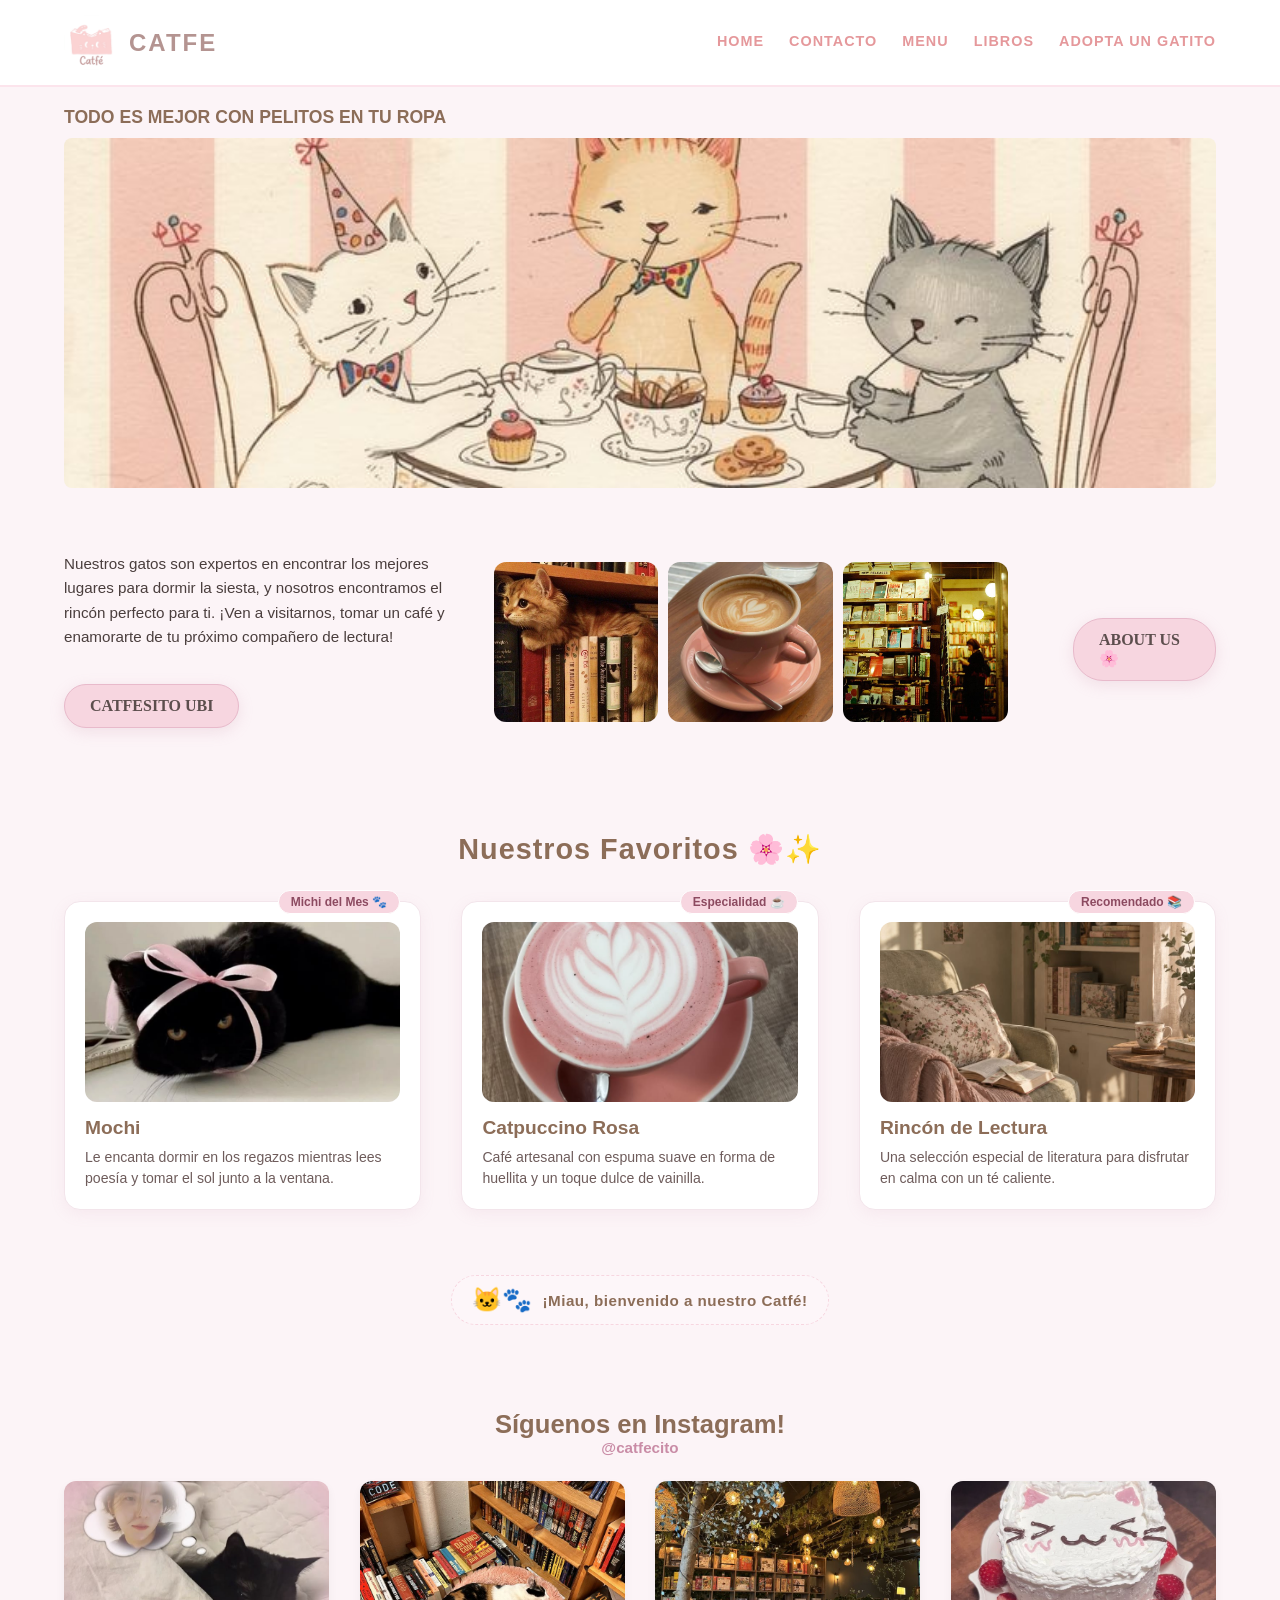
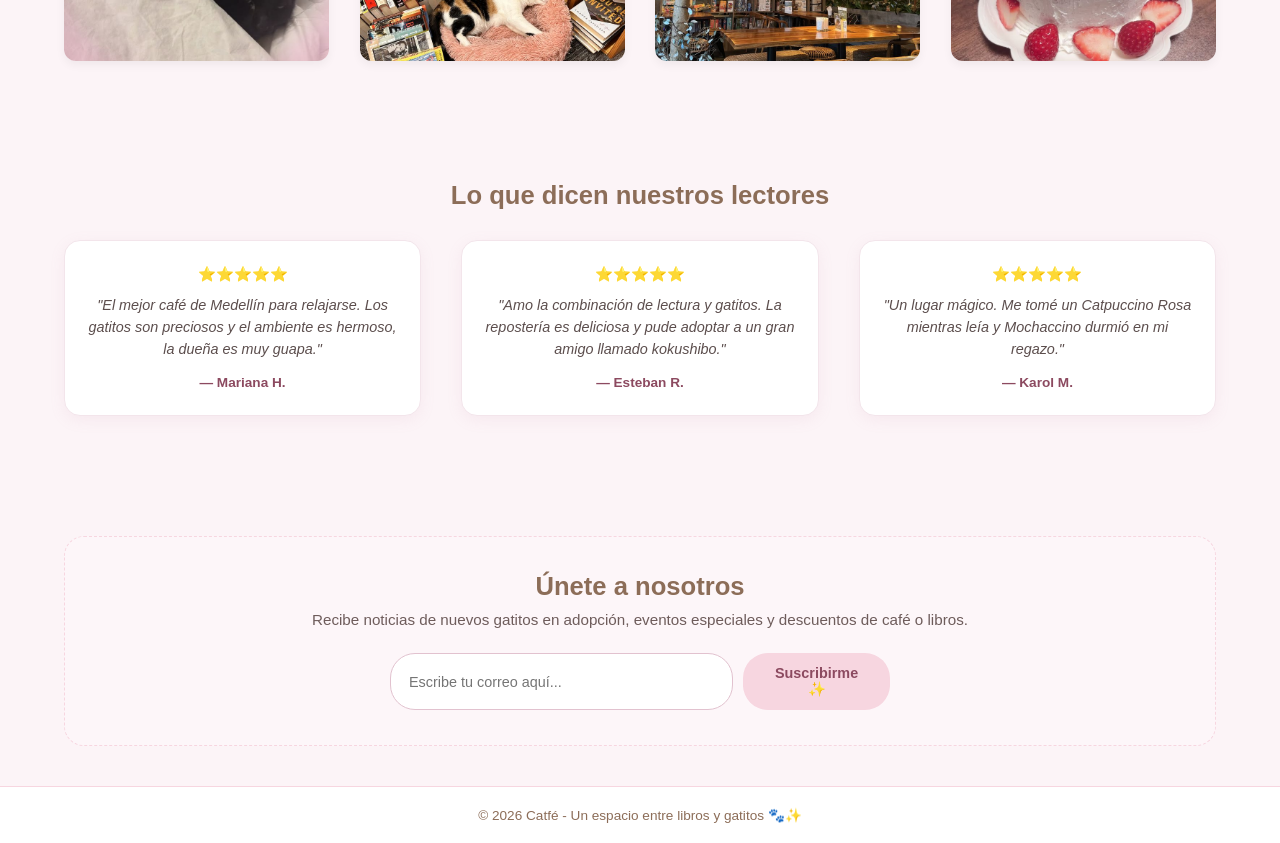
<file: catfe/index.html>
<!DOCTYPE html>
<html lang="es">
<head>
    <meta charset="UTF-8">
    <meta name="viewport" content="width=device-width, initial-scale=1.0">
    <title>CATFE</title>
    <!--este sirve para activar el css-->
    <link rel="stylesheet" href="styles.css">
</head>
<body>

<header>
    <!--aqui agrupare el cafe y el logo, esta etiqueta sirve como una cajita para contener ambos jeje-->
    <div class="logo-area">
        <img src="img/Gemini_Generated_Image_3xnks73xnks73xnk.jpg" alt="logo de Catfé">
        <span class="titulo-logo">CATFE</span>
    </div>
    <!--aqui va mi menu de navegacion jeje-->
    <nav>
        <a href="index.html">HOME</a>
        <a href="contacto.html">CONTACTO</a>
        <a href="menu.html">MENU</a>
        <a href="libros.html">LIBROS</a>
        <a href="adopta.html">ADOPTA UN GATITO</a>
    </nav>

    
</header>

<!--afuera de el header ya q es un bloquecito vamos con el banner principal-->
<section class="banner">
    <p class="frase-banner">TODO ES MEJOR CON PELITOS EN TU ROPA</p>
    <img src="img/gatos rosas.jpg" alt="gatitos tomando cafe" class="img-banner">
</section>


<section class="contenido-de-inicio">
    
    
    <div class="columna-textos">
        <p>Nuestros gatos son expertos en encontrar los mejores lugares para dormir la siesta, y nosotros encontramos el rincón perfecto para ti. ¡Ven a visitarnos, tomar un café y enamorarte de tu próximo compañero de lectura!</p>
        <a href="ubicacion.html" class="btn-catfesito">CATFESITO UBI</a>
    </div>

    <div class="fotos-extras">
        <img src="img/gato.jpg" alt="gato en libros">
        <img src="img/cafecito.jpg" alt="cafecito">
        <img src="img/libros.jpg" alt="libros">
    </div>

    <a href="about.html" class="btn-catfesito">ABOUT US 🌸</a>

</section>


<section class="seccion-favoritos">
    <h2 class="titulo-favoritos">Nuestros Favoritos 🌸✨</h2>
    
    <div class="contenedor-tarjetas">
        
        
        <div class="tarjeta-favorita">
            <div class="etiqueta-badge">Michi del Mes 🐾</div>
            <div class="caja-foto">
                <img src="img/motchi.jpg" alt="Mochi el gato">
            </div>
            <h3>Mochi</h3>
            <p>Le encanta dormir en los regazos mientras lees poesía y tomar el sol junto a la ventana.</p>
        </div>

        
        <div class="tarjeta-favorita">
            <div class="etiqueta-badge">Especialidad ☕</div>
            <div class="caja-foto">
                <img src="img/capuccino.jpg" alt="Catpuccino Rosa">
            </div>
            <h3>Catpuccino Rosa</h3>
            <p>Café artesanal con espuma suave en forma de huellita y un toque dulce de vainilla.</p>
        </div>

        
        <div class="tarjeta-favorita">
            <div class="etiqueta-badge">Recomendado 📚</div>
            <div class="caja-foto">
                <img src="img/rosa.jpg" alt="Libro del mes">
            </div>
            <h3>Rincón de Lectura</h3>
            <p>Una selección especial de literatura para disfrutar en calma con un té caliente.</p>
        </div>

    </div>
</section>


<div class="contenedor-gatito-saludo">
    <span class="gatito-icono">🐱🐾</span>
    <span class="texto-saludo">¡Miau, bienvenido a nuestro Catfé!</span>
</div>


<section class="seccion-galeria">
    <h2>Síguenos en Instagram!</h2>
    <p class="subtitulo-galeria">@catfecito</p>
    
    <div class="contenedor-galeria">
        <div class="foto-galeria"><img src="img/descarga (1).jpg" alt="gatito durmiendo"></div>
        <div class="foto-galeria"><img src="img/cool cat.jpg" alt="gato libros"></div>
        <div class="foto-galeria"><img src="img/libreriaa.jpg" alt="Libro y gato"></div>
        <div class="foto-galeria"><img src="img/gatopastel.jpg" alt="Pastel de gato"></div>
    </div>
</section>


<section class="seccion-resenas">
    <h2>Lo que dicen nuestros lectores</h2>
    
    <div class="contenedor-resenas">
        
        <div class="tarjeta-resena">
            <div class="estrellas">⭐⭐⭐⭐⭐</div>
            <p>"El mejor café de Medellín para relajarse. Los gatitos son preciosos y el ambiente es hermoso, la dueña es muy guapa."</p>
            <span class="autor-resena">— Mariana H.</span>
        </div>

        <div class="tarjeta-resena">
            <div class="estrellas">⭐⭐⭐⭐⭐</div>
            <p>"Amo la combinación de lectura y gatitos. La repostería es deliciosa y pude adoptar a un gran amigo llamado kokushibo."</p>
            <span class="autor-resena">— Esteban R.</span>
        </div>

        <div class="tarjeta-resena">
            <div class="estrellas">⭐⭐⭐⭐⭐</div>
            <p>"Un lugar mágico. Me tomé un Catpuccino Rosa mientras leía y Mochaccino durmió en mi regazo."</p>
            <span class="autor-resena">— Karol M.</span>
        </div>

    </div>
</section>


<section class="seccion-suscripcion">
    <div class="caja-suscripcion">
        <h2>Únete a nosotros</h2>
        <p>Recibe noticias de nuevos gatitos en adopción, eventos especiales y descuentos de café o libros.</p>
        
        <form class="form-suscripcion" action="#" method="POST">
            <input type="email" placeholder="Escribe tu correo aquí..." required>
            <button type="submit" class="btn-suscripcion">Suscribirme ✨</button>
        </form>
    </div>
</section>

<footer>
    <p>© 2026 Catfé - Un espacio entre libros y gatitos 🐾✨</p>
</footer>

</body>
</html>
</file>
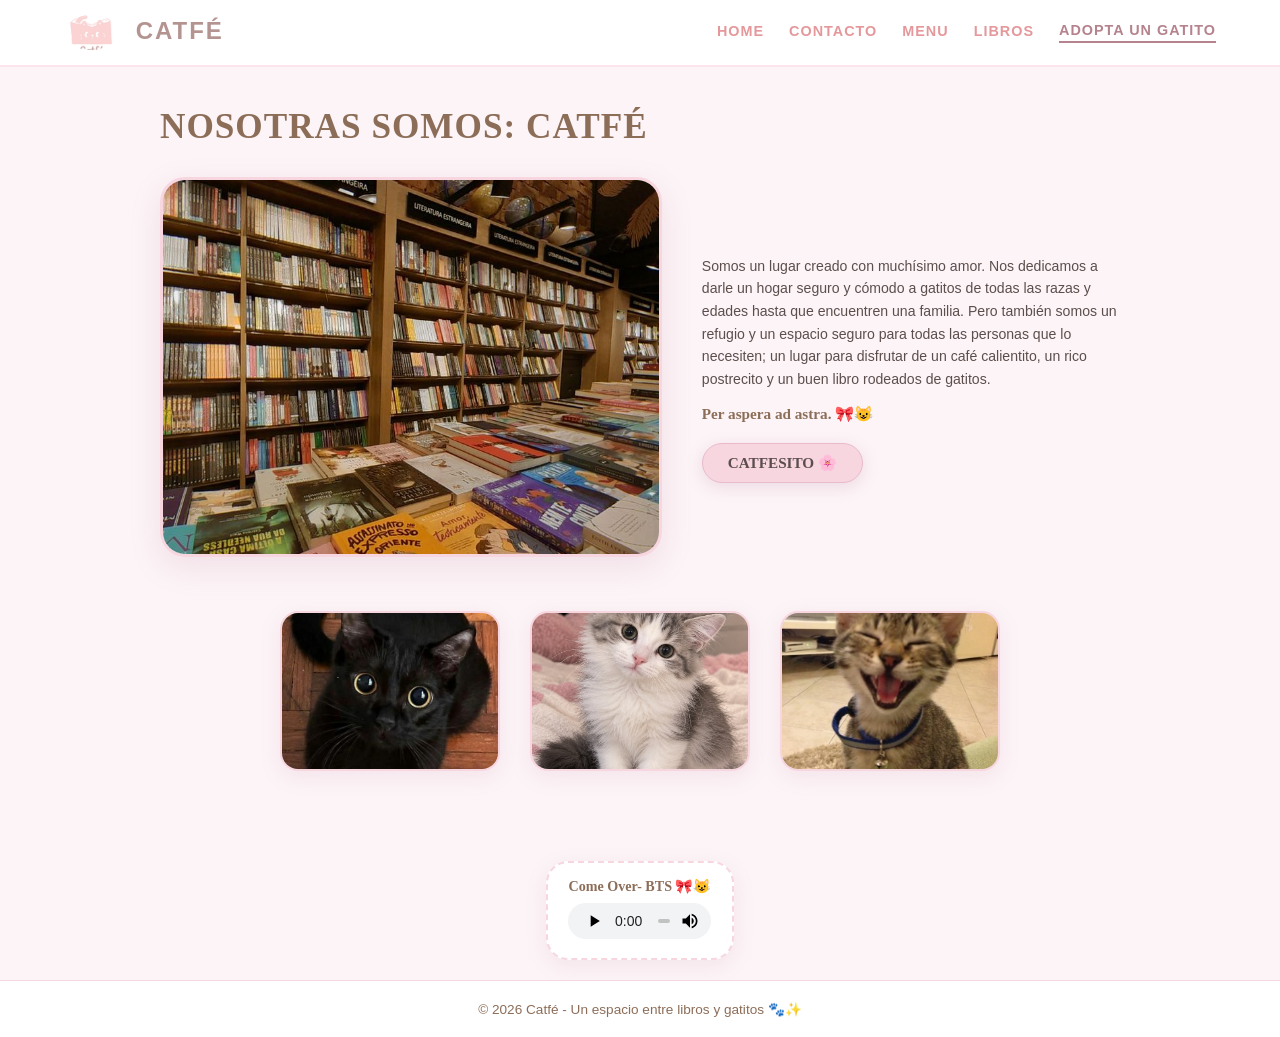
<file: catfe/about.html>
<!DOCTYPE html>
<html lang="es">
<head>
    <meta charset="UTF-8">
    <meta name="viewport" content="width=device-width, initial-scale=1.0">
    <title>CATFÉ - Sobre Nosotros</title>
    <link rel="stylesheet" href="styles.css">
</head>
<body>

    <!-- Menú de navegación superior -->
    <header>
        <div class="logo-area">
            <a href="index.html" class="logo">
                <img src="img/Gemini_Generated_Image_3xnks73xnks73xnk.jpg" alt="Catfé Logo" style="height: 35px; vertical-align: middle; margin-right: 8px;"> CATFÉ
            </a>
        </div>
        <nav class="nav-links">
            <a href="index.html">HOME</a>
            <a href="contacto.html">CONTACTO</a>
            <a href="menu.html">MENU</a>
            <a href="libros.html">LIBROS</a>
            <a href="adopta.html" class="activo">ADOPTA UN GATITO</a>
        </nav>
    </header>

    <!-- Contenido Principal Animado -->
    <main class="about-contenedor-principal">
        
        <h1 class="about-titulo-principal">NOSOTRAS SOMOS: CATFÉ</h1>

        <div class="about-grid-layout">
            
            <!-- Columna Izquierda: Foto grande del local / librería -->
            <div class="about-col-imagen animar-entrada">
                <img src="img/725642558747556929.jpg" alt="Local Catfé Librería" class="imagen-local-grande">
            </div>

            <!-- Columna Derecha: Texto tierno y emotivo -->
            <div class="about-col-texto animar-entrada-retardo">
                <p class="texto-historia">
                    Somos un lugar creado con muchísimo amor. Nos dedicamos a darle un hogar seguro y cómodo a gatitos de todas las razas y edades hasta que encuentren una familia. Pero también somos un refugio y un espacio seguro para todas las personas que lo necesiten; un lugar para disfrutar de un café calientito, un rico postrecito y un buen libro rodeados de gatitos.
                </p>
                <p class="frase-final">Per aspera ad astra. 🎀😺</p>

                <!-- Botón -->
                <div class="fila-interactiva">
                    <a href="adopta.html" class="btn-catfesito-about">CATFESITO 🌸</a>
                </div>
            </div>

        </div>

        <!-- Fila de las 3 miniaturas de gatitos abajo -->
        <div class="about-grid-gatitos animar-entrada-luego">
            <div class="miniatura-gato">
                <img src="img/Black Cat Lovers on Instagram_ _🐱🐱🐱🐱💕💕….jpg" alt="Michi 1">
            </div>
            <div class="miniatura-gato">
                <img src="img/1131036893951525136.jpg" alt="Michi 2">
            </div>
            <div class="miniatura-gato">
                <img src="img/cute-overload-1_jpg (550×733).jpg" alt="Michi 3">
            </div>
        </div>

    </main>

    <!-- Reproductor de audio arriba del footer -->
    <div class="reproductor-footer-container">
        <p>Come Over- BTS 🎀😺</p>
        <audio controls loop>
            <source src="videos/BTS - Come Over (Sub Español).mp3" type="audio/mp3">
            Tu navegador no soporta el elemento de audio.
        </audio>
    </div>

    <!-- Pie de página -->
    <footer>
        <p>© 2026 Catfé - Un espacio entre libros y gatitos 🐾✨</p>
    </footer>

</body>
</html>
</file>
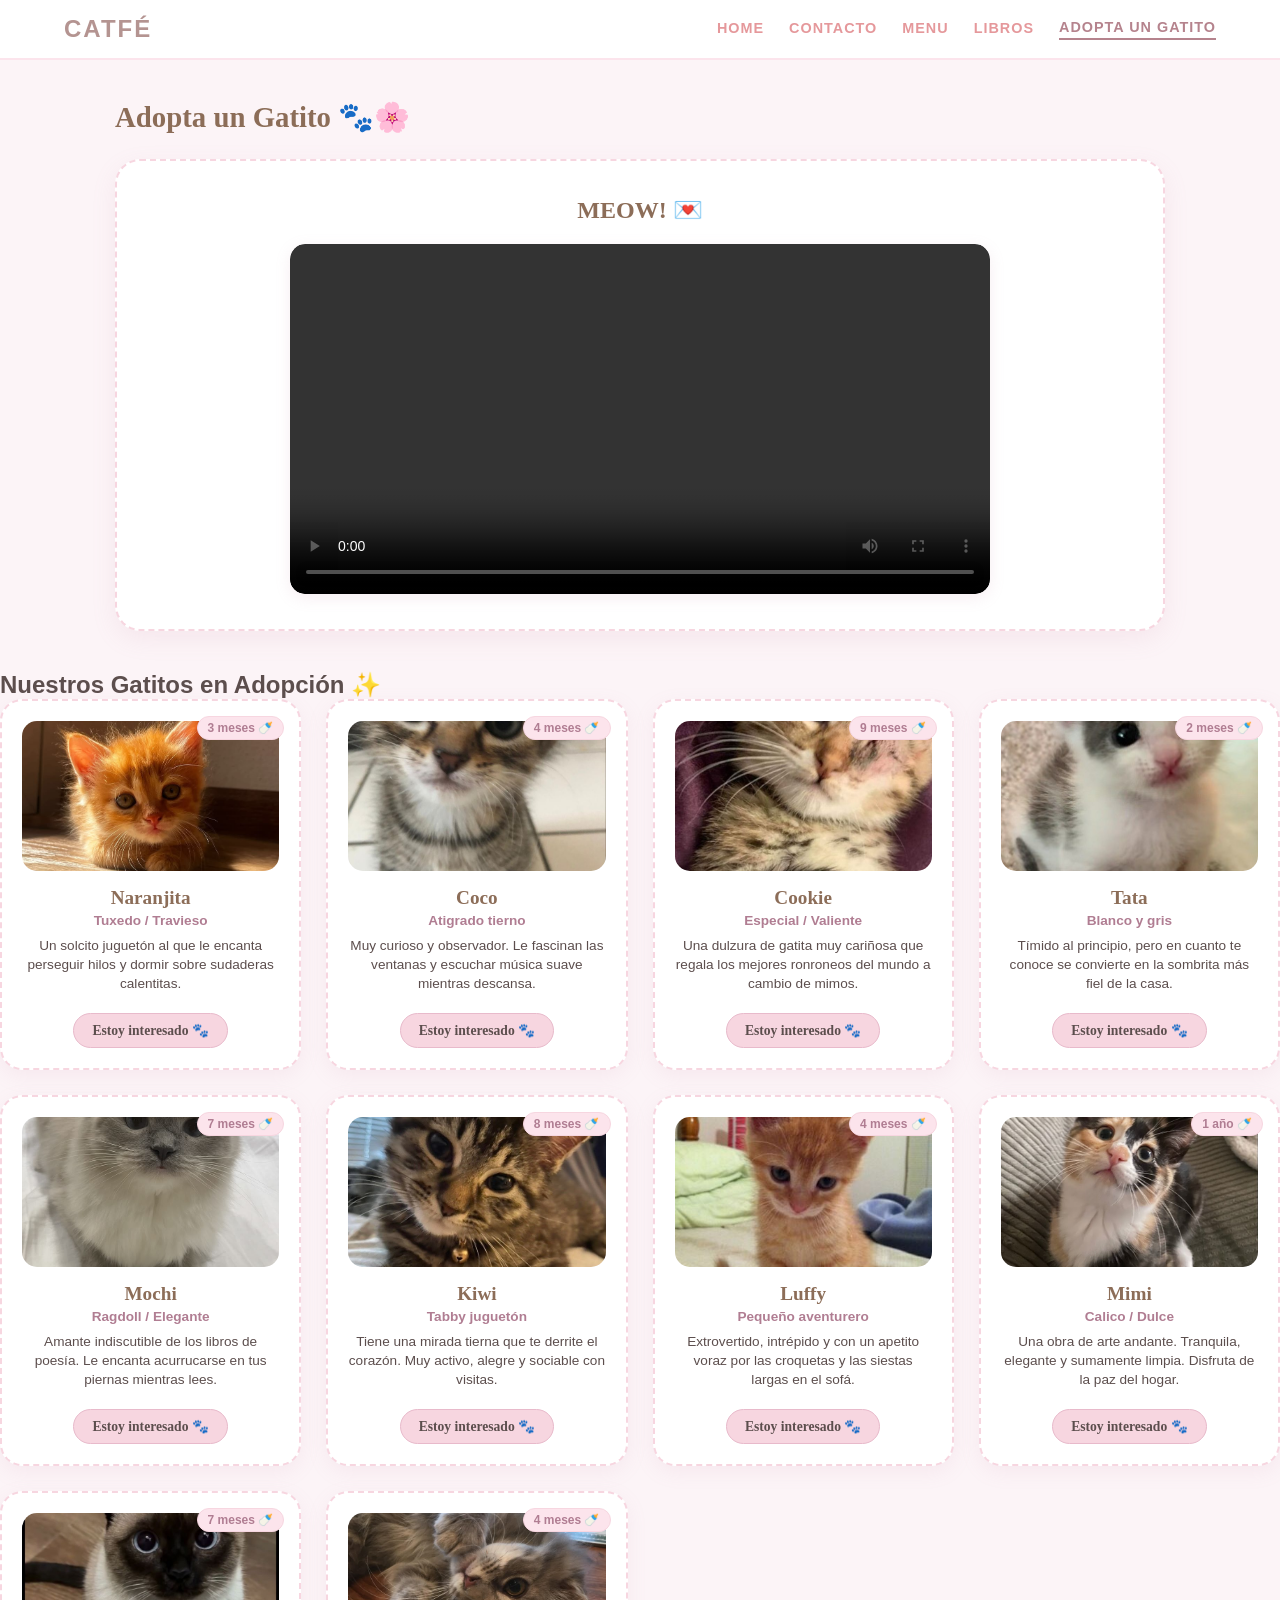
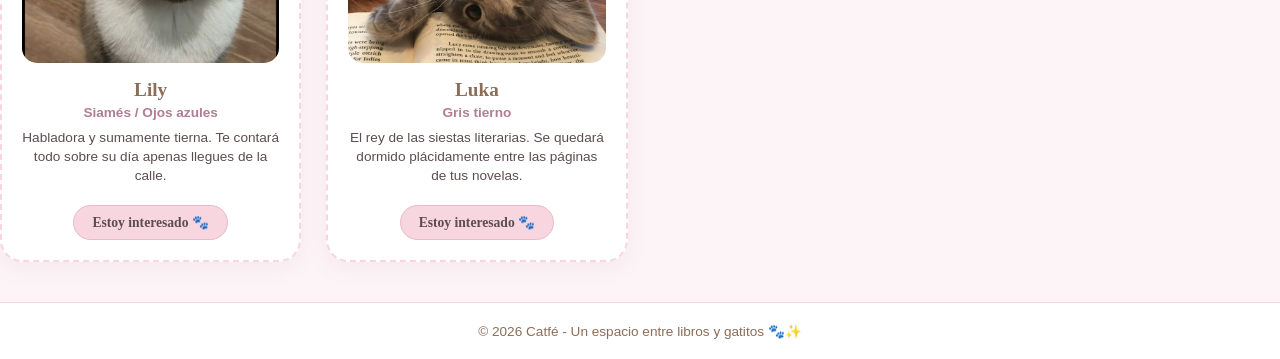
<file: catfe/adopta.html>
<!DOCTYPE html>
<html lang="es">
<head>
    <meta charset="UTF-8">
    <meta name="viewport" content="width=device-width, initial-scale=1.0">
    <title>CATFÉ - Adopta un gatito</title>
    <link rel="stylesheet" href="styles.css">
</head>
<body>

    <header>
        <div class="logo-area">
            <a href="index.html" class="logo">CATFÉ</a>
        </div>
        <nav class="nav-links">
            <a href="index.html">HOME</a>
            <a href="contacto.html">CONTACTO</a>
            <a href="menu.html">MENU</a>
            <a href="libros.html">LIBROS</a>
            <a href="adopta.html" class="activo">ADOPTA UN GATITO</a>
        </nav>
    </header>

    <main class="seccion-contacto-principal">
        <h1 class="titulo-contacto">Adopta un Gatito 🐾🌸</h1>

        <section class="seccion-video-gatitos">
            <h3 class="titulo-video">MEOW! 💌</h3>
            <div class="video-contenedor">
                <video controls>
                    <source src="/catfe/videos/GATITOO.mp4" type="video/mp4">
                    Tu navegador no soporta la reproducción de video.
                </video>
            </div>
        </section>
    </main>

    <section class="catalogo-gatitos">
        <h2 class="titulo-catalogo">Nuestros Gatitos en Adopción ✨</h2>
        
        <div class="grid-gatitos">
            
            <!-- 1. Naranjita -->
            <div class="tarjeta-gato">
                <div class="badge-edad">3 meses 🍼</div>
                <img src="img/naranjita.jpg" alt="Naranjita">
                <h3>Naranjita</h3>
                <p class="raza">Tuxedo / Travieso</p>
                <p class="desc">Un solcito juguetón al que le encanta perseguir hilos y dormir sobre sudaderas calentitas.</p>
                <a href="contacto.html" class="btn-interesado">Estoy interesado 🐾</a>
            </div>

            <!-- 2. Coco -->
            <div class="tarjeta-gato">
                <div class="badge-edad">4 meses 🍼</div>
                <img src="img/coco.jpg" alt="Coco">
                <h3>Coco</h3>
                <p class="raza">Atigrado tierno</p>
                <p class="desc">Muy curioso y observador. Le fascinan las ventanas y escuchar música suave mientras descansa.</p>
                <a href="contacto.html" class="btn-interesado">Estoy interesado 🐾</a>
            </div>

            <!-- 3. Cookie -->
            <div class="tarjeta-gato">
                <div class="badge-edad">9 meses 🍼</div>
                <img src="img/cookie.jpg" alt="Cookie">
                <h3>Cookie</h3>
                <p class="raza">Especial / Valiente</p>
                <p class="desc">Una dulzura de gatita muy cariñosa que regala los mejores ronroneos del mundo a cambio de mimos.</p>
                <a href="contacto.html" class="btn-interesado">Estoy interesado 🐾</a>
            </div>

            <!-- 4. Tata -->
            <div class="tarjeta-gato">
                <div class="badge-edad">2 meses 🍼</div>
                <img src="img/tata.jpg" alt="Tata">
                <h3>Tata</h3>
                <p class="raza">Blanco y gris</p>
                <p class="desc">Tímido al principio, pero en cuanto te conoce se convierte en la sombrita más fiel de la casa.</p>
                <a href="contacto.html" class="btn-interesado">Estoy interesado 🐾</a>
            </div>

            <!-- 5. Mochi -->
            <div class="tarjeta-gato">
                <div class="badge-edad">7 meses 🍼</div>
                <img src="img/mochi.jpg" alt="Mochi">
                <h3>Mochi</h3>
                <p class="raza">Ragdoll / Elegante</p>
                <p class="desc">Amante indiscutible de los libros de poesía. Le encanta acurrucarse en tus piernas mientras lees.</p>
                <a href="contacto.html" class="btn-interesado">Estoy interesado 🐾</a>
            </div>

            <!-- 6. Kiwi -->
            <div class="tarjeta-gato">
                <div class="badge-edad">8 meses 🍼</div>
                <img src="img/kiwi.jpg" alt="Kiwi">
                <h3>Kiwi</h3>
                <p class="raza">Tabby juguetón</p>
                <p class="desc">Tiene una mirada tierna que te derrite el corazón. Muy activo, alegre y sociable con visitas.</p>
                <a href="contacto.html" class="btn-interesado">Estoy interesado 🐾</a>
            </div>

            <!-- 7. Luffy -->
            <div class="tarjeta-gato">
                <div class="badge-edad">4 meses 🍼</div>
                <img src="img/luffy.jpg" alt="Luffy">
                <h3>Luffy</h3>
                <p class="raza">Pequeño aventurero</p>
                <p class="desc">Extrovertido, intrépido y con un apetito voraz por las croquetas y las siestas largas en el sofá.</p>
                <a href="contacto.html" class="btn-interesado">Estoy interesado 🐾</a>
            </div>

            <!-- 8. Mimi -->
            <div class="tarjeta-gato">
                <div class="badge-edad">1 año 🍼</div>
                <img src="img/mimi.jpg" alt="Mimi">
                <h3>Mimi</h3>
                <p class="raza">Calico / Dulce</p>
                <p class="desc">Una obra de arte andante. Tranquila, elegante y sumamente limpia. Disfruta de la paz del hogar.</p>
                <a href="contacto.html" class="btn-interesado">Estoy interesado 🐾</a>
            </div>

            <!-- 9. Lily -->
            <div class="tarjeta-gato">
                <div class="badge-edad">7 meses 🍼</div>
                <img src="img/lily.jpg" alt="Lily">
                <h3>Lily</h3>
                <p class="raza">Siamés / Ojos azules</p>
                <p class="desc">Habladora y sumamente tierna. Te contará todo sobre su día apenas llegues de la calle.</p>
                <a href="contacto.html" class="btn-interesado">Estoy interesado 🐾</a>
            </div>

            <!-- 10. Luka -->
            <div class="tarjeta-gato">
                <div class="badge-edad">4 meses 🍼</div>
                <img src="img/luka.jpg" alt="Luka">
                <h3>Luka</h3>
                <p class="raza">Gris tierno</p>
                <p class="desc">El rey de las siestas literarias. Se quedará dormido plácidamente entre las páginas de tus novelas.</p>
                <a href="contacto.html" class="btn-interesado">Estoy interesado 🐾</a>
            </div>

        </div>
    </section>
        
    <!-- Pie de página -->
    <footer>
        <p>© 2026 Catfé - Un espacio entre libros y gatitos 🐾✨</p>
    </footer>

</body>
</html>
</file>
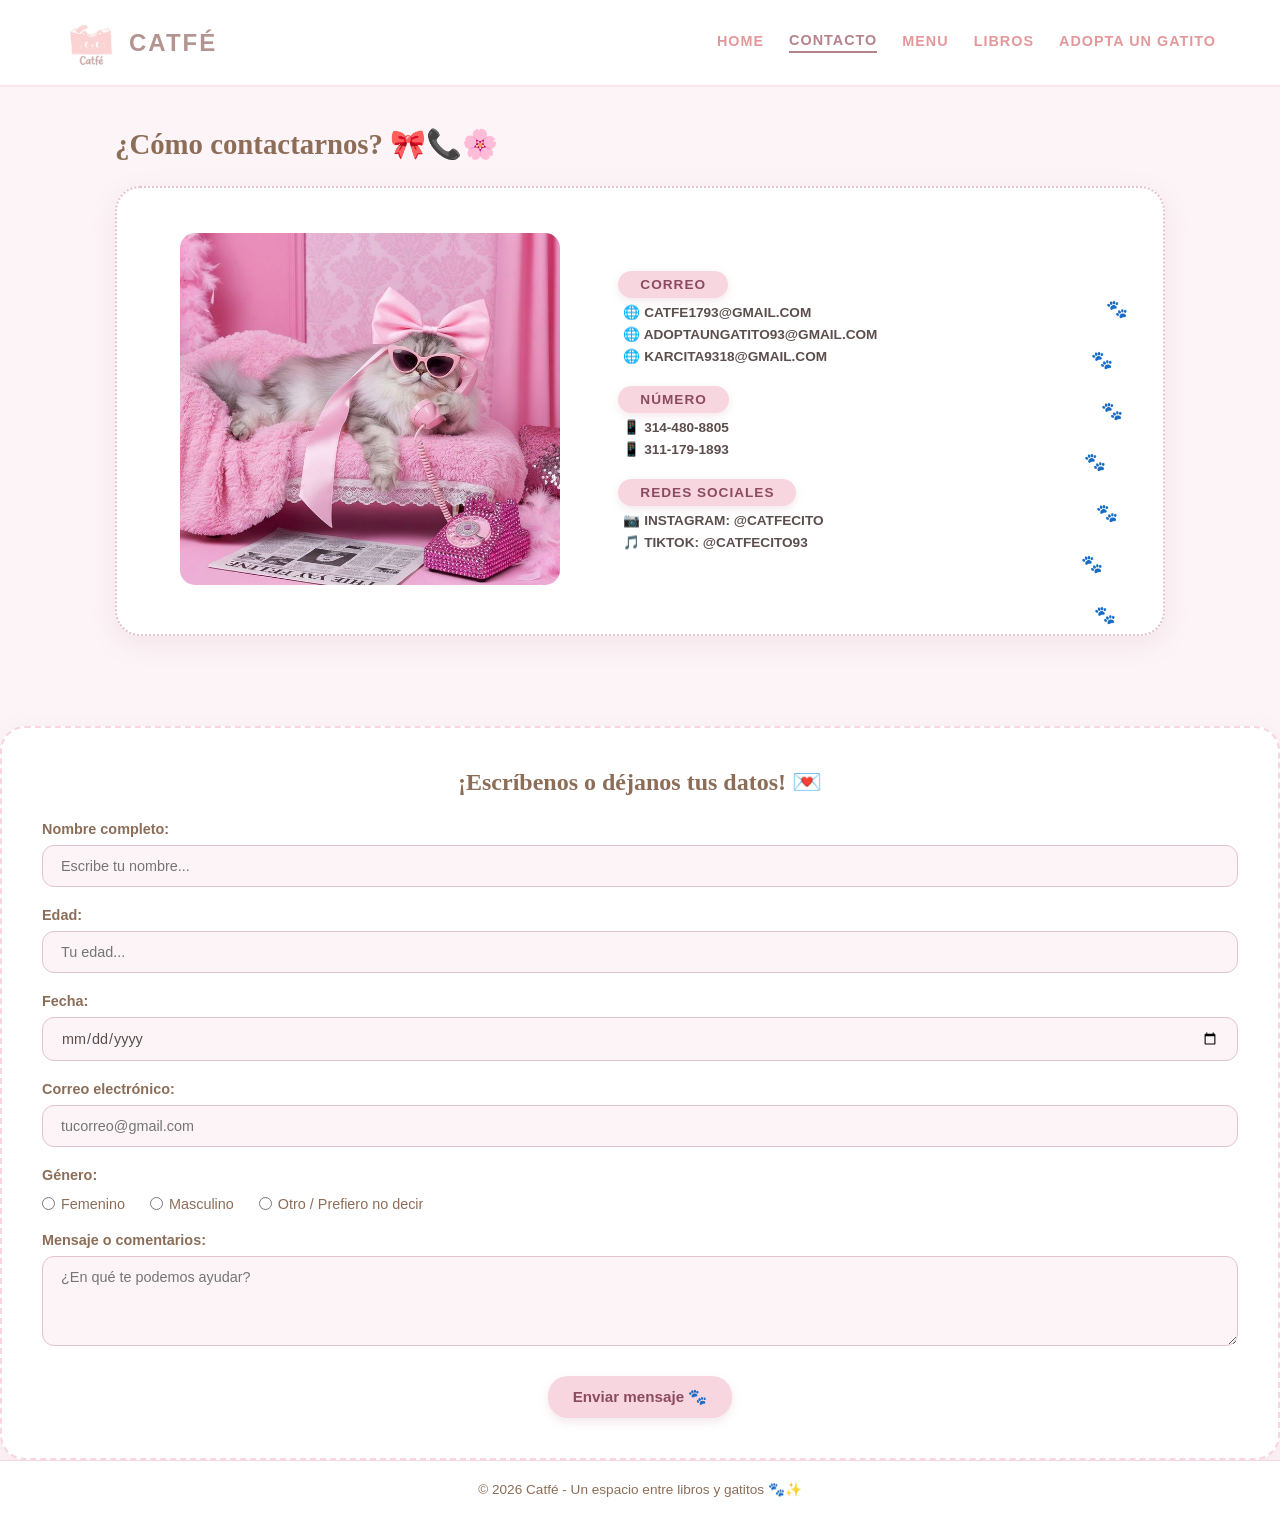
<file: catfe/contacto.html>
<!DOCTYPE html>
<html lang="es">
<head>
    <meta charset="UTF-8">
    <meta name="viewport" content="width=device-width, initial-scale=1.0">
    <title>CATFÉ - Contacto</title>
    <link rel="stylesheet" href="styles.css">
</head>
<body>

    
    <header>
        <div class="logo-area">
            <img src="img/Gemini_Generated_Image_3xnks73xnks73xnk.jpg" alt="logo de Catfé">
            <a href="index.html" class="logo">CATFÉ</a>
        </div>
        <nav class="nav-links">
            <a href="index.html">HOME</a>
            <a href="contacto.html" class="activo">CONTACTO</a>
            <a href="menu.html">MENU</a>
            <a href="libros.html">LIBROS</a>
            <a href="adopta.html">ADOPTA UN GATITO</a>
        </nav>
    </header>

    
    <main class="seccion-contacto-principal">
        <h1 class="titulo-contacto">¿Cómo contactarnos? 🎀📞🌸</h1>

        <div class="tarjeta-contacto-contenedor">
            
           
            <div class="gatito-telefono">
                <img src="img/descarga (2).jpg" alt="Gatito rosado con teléfono">
            </div>

           
            <div class="info-contacto-detalles">
                
                <div class="bloque-contacto">
                    <span class="pill-titulo">CORREO</span>
                    <p>🌐 CATFE1793@GMAIL.COM</p>
                    <p>🌐 ADOPTAUNGATITO93@GMAIL.COM</p>
                    <p>🌐 KARCITA9318@GMAIL.COM</p>
                </div>

                <div class="bloque-contacto">
                    <span class="pill-titulo">NÚMERO</span>
                    <p>📱 314-480-8805</p>
                    <p>📱 311-179-1893</p>
                </div>

                <div class="bloque-contacto">
                    <span class="pill-titulo">REDES SOCIALES</span>
                    <p>📷 INSTAGRAM: @CATFECITO</p>
                    <p>🎵 TIKTOK: @CATFECITO93</p>
                </div>

            </div>

            
            <div class="huellas-caminando">
                <span class="patita p1">🐾</span>
                <span class="patita p2">🐾</span>
                <span class="patita p3">🐾</span>
                <span class="patita p4">🐾</span>
                <span class="patita p5">🐾</span>
                <span class="patita p6">🐾</span>
                <span class="patita p7">🐾</span>
            </div>

        </div>
    </main>

       <section class="seccion-formulario-contacto">
            <h3 class="titulo-formulario">¡Escríbenos o déjanos tus datos! 💌</h3>
            
            
            <form action="https://formsubmit.co/kamibric2006@gmail.com" method="POST" class="formulario-coquette">
                
                <div class="grupo-input">
                    <label for="nombre">Nombre completo:</label>
                    <input type="text" id="nombre" name="nombre" placeholder="Escribe tu nombre..." required>
                </div>

                <div class="grupo-input">
                    <label for="edad">Edad:</label>
                    <input type="number" id="edad" name="edad" placeholder="Tu edad..." min="1" max="120" required>
                </div>

                <div class="grupo-input">
                    <label for="fecha">Fecha:</label>
                    <input type="date" id="fecha" name="fecha" required>
                </div>

                <div class="grupo-input">
                    <label for="correo">Correo electrónico:</label>
                    <input type="email" id="correo" name="correo" placeholder="tucorreo@gmail.com" required>
                </div>

                <div class="grupo-input genero-grupo">
                    <label>Género:</label>
                    <div class="radio-opciones">
                        <label><input type="radio" name="genero" value="femenino"> Femenino</label>
                        <label><input type="radio" name="genero" value="masculino"> Masculino</label>
                        <label><input type="radio" name="genero" value="otro"> Otro / Prefiero no decir</label>
                    </div>
                </div>

                <div class="grupo-input">
                    <label for="mensaje">Mensaje o comentarios:</label>
                    <textarea id="mensaje" name="mensaje" rows="4" placeholder="¿En qué te podemos ayudar?"></textarea>
                </div>

                <button type="submit" class="btn-enviar-formulario">Enviar mensaje 🐾</button>
            </form>
        </section>
    <!-- Pie de página -->
    <footer>
        <p>© 2026 Catfé - Un espacio entre libros y gatitos 🐾✨</p>
    </footer>

</body>
</html>
</file>
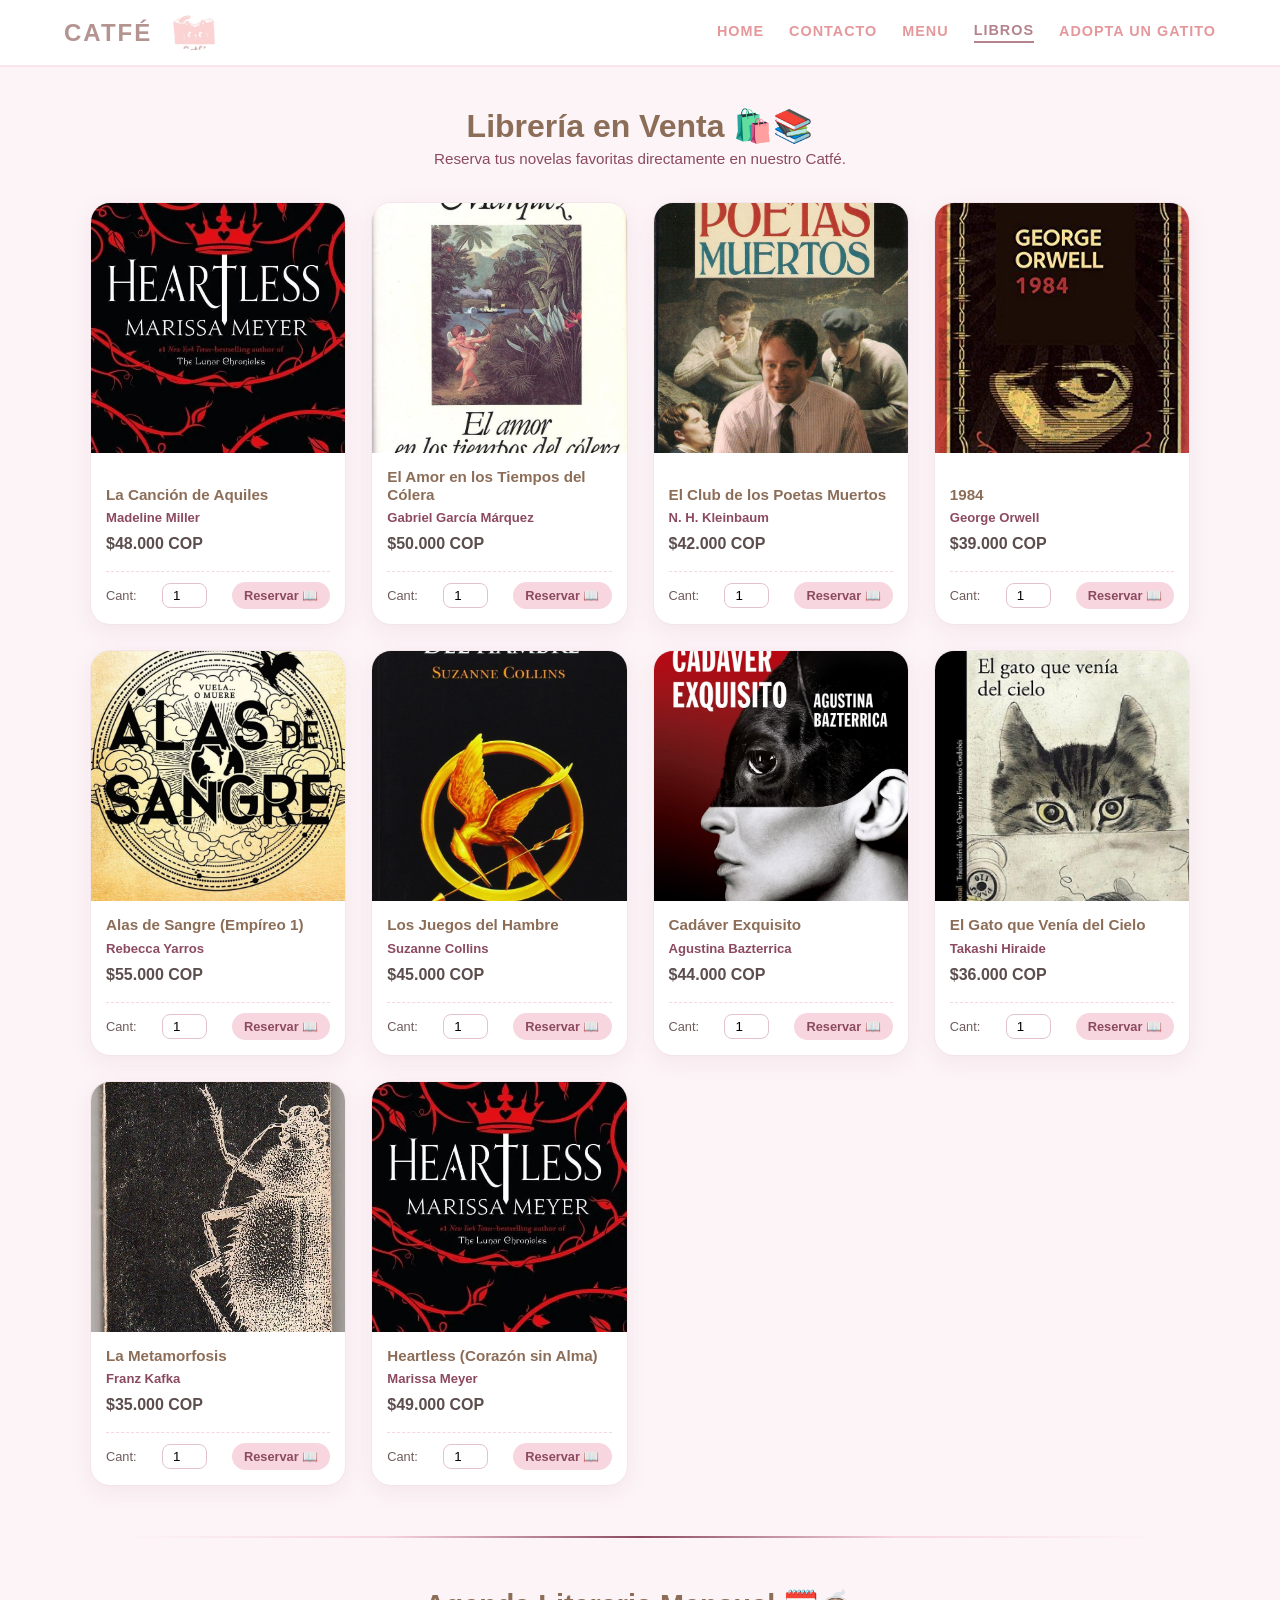
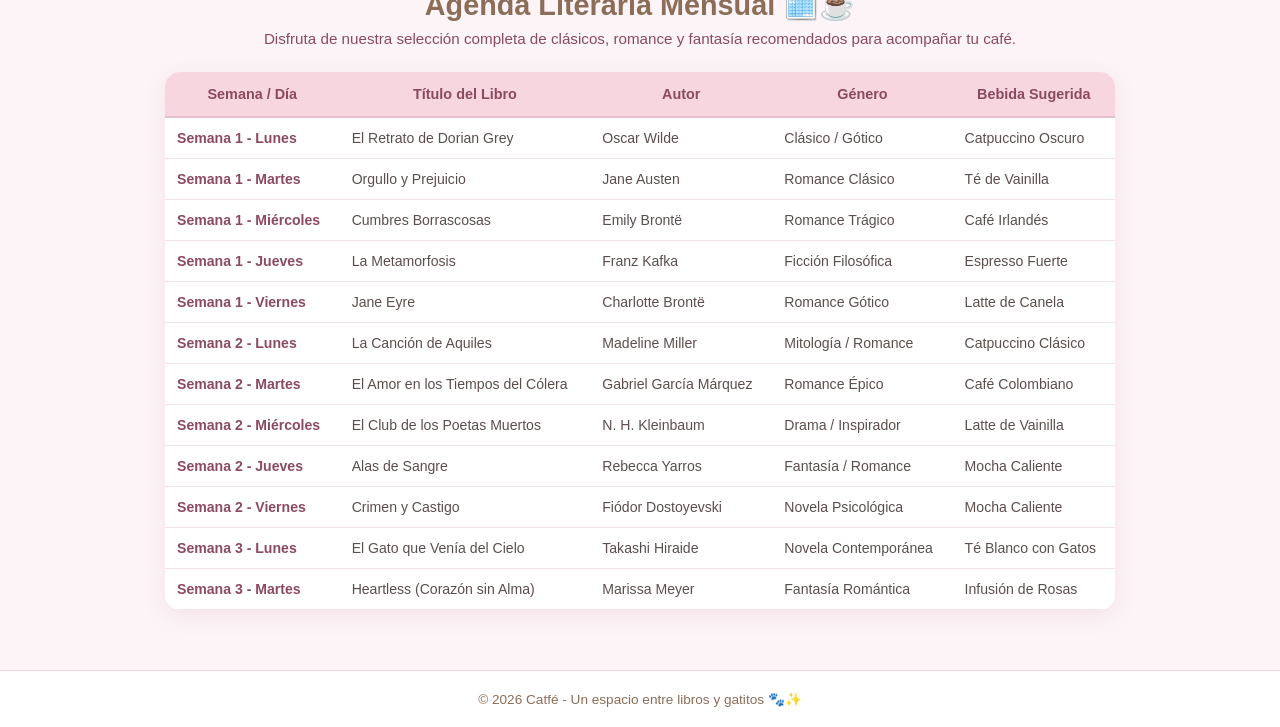
<file: catfe/libros.html>
<!DOCTYPE html>
<html lang="es">
<head>
    <meta charset="UTF-8">
    <meta name="viewport" content="width=device-width, initial-scale=1.0">
    <title>CATFÉ - Librería y Recomendaciones</title>
    <link rel="stylesheet" href="styles.css">
</head>
<body>

    <header>
        <div class="logo-area">
            <a href="index.html" class="logo">CATFÉ</a>
            <img src="img/Gemini_Generated_Image_3xnks73xnks73xnk.jpg" alt="CATFE" class="logo-img" style="height: 35px; vertical-align: middle; margin-left: 5px;">
        </div>
        <nav class="nav-links">
            <a href="index.html">HOME</a>
            <a href="contacto.html">CONTACTO</a>
            <a href="menu.html">MENU</a>
            <a href="libros.html" class="activo">LIBROS</a>
            <a href="adopta.html">ADOPTA UN GATITO</a>
        </nav>
    </header>

    <main>
    
        <section class="seccion-tienda-libros">
            <h2 class="titulo-tienda">Librería en Venta 🛍️📚</h2>
            <p class="subtitulo-tienda">Reserva tus novelas favoritas directamente en nuestro Catfé.</p>

            <div class="catalogo-libros">

                <!-- Libro 1 -->
                <div class="tarjeta-libro">
                    <div class="imagen-libro">
                        <img src="img/Delicious Fiction Books For Foodies.jpg" alt="La Canción de Aquiles">
                    </div>
                    <div class="info-libro">
                        <h3>La Canción de Aquiles</h3>
                        <p class="autor-libro">Madeline Miller</p>
                        <p class="precio-libro">$48.000 COP</p>
                        <div class="acciones-compra">
                            <label for="cant1">Cant:</label>
                            <input type="number" id="cant1" min="1" max="10" value="1">
                            <button class="btn-comprar">Reservar 📖</button>
                        </div>
                    </div>
                </div>

                <!-- Libro 2 -->
                <div class="tarjeta-libro">
                    <div class="imagen-libro">
                        <img src="img/El Amor en los Tiempos del Cólera by Gabriel García Márquez.jpg" alt="El Amor en los Tiempos del Cólera">
                    </div>
                    <div class="info-libro">
                        <h3>El Amor en los Tiempos del Cólera</h3>
                        <p class="autor-libro">Gabriel García Márquez</p>
                        <p class="precio-libro">$50.000 COP</p>
                        <div class="acciones-compra">
                            <label for="cant2">Cant:</label>
                            <input type="number" id="cant2" min="1" max="10" value="1">
                            <button class="btn-comprar">Reservar 📖</button>
                        </div>
                    </div>
                </div>

                <!-- Libro 3 -->
                <div class="tarjeta-libro">
                    <div class="imagen-libro">
                        <img src="img/El Libro de los Viernes_ El club de los poetas….jpg" alt="El Club de los Poetas Muertos">
                    </div>
                    <div class="info-libro">
                        <h3>El Club de los Poetas Muertos</h3>
                        <p class="autor-libro">N. H. Kleinbaum</p>
                        <p class="precio-libro">$42.000 COP</p>
                        <div class="acciones-compra">
                            <label for="cant3">Cant:</label>
                            <input type="number" id="cant3" min="1" max="10" value="1">
                            <button class="btn-comprar">Reservar 📖</button>
                        </div>
                    </div>
                </div>

                <!-- Libro 4 -->
                <div class="tarjeta-libro">
                    <div class="imagen-libro">
                        <img src="img/1984 (Contemporanea (Debolsillo)) (Spanish….jpg" alt="1984">
                    </div>
                    <div class="info-libro">
                        <h3>1984</h3>
                        <p class="autor-libro">George Orwell</p>
                        <p class="precio-libro">$39.000 COP</p>
                        <div class="acciones-compra">
                            <label for="cant4">Cant:</label>
                            <input type="number" id="cant4" min="1" max="10" value="1">
                            <button class="btn-comprar">Reservar 📖</button>
                        </div>
                    </div>
                </div>

                <!-- Libro 5 -->
                <div class="tarjeta-libro">
                    <div class="imagen-libro">
                        <img src="img/Alas de sangre (Empíreo 1) - Rebecca Yarros….jpg" alt="Alas de Sangre">
                    </div>
                    <div class="info-libro">
                        <h3>Alas de Sangre (Empíreo 1)</h3>
                        <p class="autor-libro">Rebecca Yarros</p>
                        <p class="precio-libro">$55.000 COP</p>
                        <div class="acciones-compra">
                            <label for="cant5">Cant:</label>
                            <input type="number" id="cant5" min="1" max="10" value="1">
                            <button class="btn-comprar">Reservar 📖</button>
                        </div>
                    </div>
                </div>

                <!-- Libro 6 -->
                <div class="tarjeta-libro">
                    <div class="imagen-libro">
                        <img src="img/Los Juegos Del Hambre Libro 1 - Suzanne Collins.jpg" alt="Los Juegos del Hambre">
                    </div>
                    <div class="info-libro">
                        <h3>Los Juegos del Hambre</h3>
                        <p class="autor-libro">Suzanne Collins</p>
                        <p class="precio-libro">$45.000 COP</p>
                        <div class="acciones-compra">
                            <label for="cant6">Cant:</label>
                            <input type="number" id="cant6" min="1" max="10" value="1">
                            <button class="btn-comprar">Reservar 📖</button>
                        </div>
                    </div>
                </div>

                <!-- Libro 7 -->
                <div class="tarjeta-libro">
                    <div class="imagen-libro">
                        <img src="img/Cadáver exquisito.jpg" alt="Cadáver Exquisito">
                    </div>
                    <div class="info-libro">
                        <h3>Cadáver Exquisito</h3>
                        <p class="autor-libro">Agustina Bazterrica</p>
                        <p class="precio-libro">$44.000 COP</p>
                        <div class="acciones-compra">
                            <label for="cant7">Cant:</label>
                            <input type="number" id="cant7" min="1" max="10" value="1">
                            <button class="btn-comprar">Reservar 📖</button>
                        </div>
                    </div>
                </div>

                <!-- Libro 8 -->
                <div class="tarjeta-libro">
                    <div class="imagen-libro">
                        <img src="img/El gato que venía del cielo - Takashi Hiraide….jpg" alt="El gato que venía del cielo">
                    </div>
                    <div class="info-libro">
                        <h3>El Gato que Venía del Cielo</h3>
                        <p class="autor-libro">Takashi Hiraide</p>
                        <p class="precio-libro">$36.000 COP</p>
                        <div class="acciones-compra">
                            <label for="cant8">Cant:</label>
                            <input type="number" id="cant8" min="1" max="10" value="1">
                            <button class="btn-comprar">Reservar 📖</button>
                        </div>
                    </div>
                </div>

                <!-- Libro 9 -->
                <div class="tarjeta-libro">
                    <div class="imagen-libro">
                        <img src="img/La metamorfosis (Die Verwandlung) Franz Kafka….jpg" alt="La Metamorfosis">
                    </div>
                    <div class="info-libro">
                        <h3>La Metamorfosis</h3>
                        <p class="autor-libro">Franz Kafka</p>
                        <p class="precio-libro">$35.000 COP</p>
                        <div class="acciones-compra">
                            <label for="cant9">Cant:</label>
                            <input type="number" id="cant9" min="1" max="10" value="1">
                            <button class="btn-comprar">Reservar 📖</button>
                        </div>
                    </div>
                </div>

                <!-- Libro 10 -->
                <div class="tarjeta-libro">
                    <div class="imagen-libro">
                        <img src="img/Delicious Fiction Books For Foodies.jpg" alt="Heartless">
                    </div>
                    <div class="info-libro">
                        <h3>Heartless (Corazón sin Alma)</h3>
                        <p class="autor-libro">Marissa Meyer</p>
                        <p class="precio-libro">$49.000 COP</p>
                        <div class="acciones-compra">
                            <label for="cant10">Cant:</label>
                            <input type="number" id="cant10" min="1" max="10" value="1">
                            <button class="btn-comprar">Reservar 📖</button>
                        </div>
                    </div>
                </div>

            </div>
        </section>
       
        <hr class="separador-coquette">

        <section class="seccion-tabla-libros">
            <h2>Agenda Literaria Mensual 🗓️☕</h2>
            <p>Disfruta de nuestra selección completa de clásicos, romance y fantasía recomendados para acompañar tu café.</p>

            <table class="tabla-coquette">
                <thead>
                    <tr>
                        <th>Semana / Día</th>
                        <th>Título del Libro</th>
                        <th>Autor</th>
                        <th>Género</th>
                        <th>Bebida Sugerida</th>
                    </tr>
                </thead>
                <tbody>
                    <tr><td>Semana 1 - Lunes</td><td>El Retrato de Dorian Grey</td><td>Oscar Wilde</td><td>Clásico / Gótico</td><td>Catpuccino Oscuro</td></tr>
                    <tr><td>Semana 1 - Martes</td><td>Orgullo y Prejuicio</td><td>Jane Austen</td><td>Romance Clásico</td><td>Té de Vainilla</td></tr>
                    <tr><td>Semana 1 - Miércoles</td><td>Cumbres Borrascosas</td><td>Emily Brontë</td><td>Romance Trágico</td><td>Café Irlandés</td></tr>
                    <tr><td>Semana 1 - Jueves</td><td>La Metamorfosis</td><td>Franz Kafka</td><td>Ficción Filosófica</td><td>Espresso Fuerte</td></tr>
                    <tr><td>Semana 1 - Viernes</td><td>Jane Eyre</td><td>Charlotte Brontë</td><td>Romance Gótico</td><td>Latte de Canela</td></tr>
                    <tr><td>Semana 2 - Lunes</td><td>La Canción de Aquiles</td><td>Madeline Miller</td><td>Mitología / Romance</td><td>Catpuccino Clásico</td></tr>
                    <tr><td>Semana 2 - Martes</td><td>El Amor en los Tiempos del Cólera</td><td>Gabriel García Márquez</td><td>Romance Épico</td><td>Café Colombiano</td></tr>
                    <tr><td>Semana 2 - Miércoles</td><td>El Club de los Poetas Muertos</td><td>N. H. Kleinbaum</td><td>Drama / Inspirador</td><td>Latte de Vainilla</td></tr>
                    <tr><td>Semana 2 - Jueves</td><td>Alas de Sangre</td><td>Rebecca Yarros</td><td>Fantasía / Romance</td><td>Mocha Caliente</td></tr>
                    <tr><td>Semana 2 - Viernes</td><td>Crimen y Castigo</td><td>Fiódor Dostoyevski</td><td>Novela Psicológica</td><td>Mocha Caliente</td></tr>
                    <tr><td>Semana 3 - Lunes</td><td>El Gato que Venía del Cielo</td><td>Takashi Hiraide</td><td>Novela Contemporánea</td><td>Té Blanco con Gatos</td></tr>
                    <tr><td>Semana 3 - Martes</td><td>Heartless (Corazón sin Alma)</td><td>Marissa Meyer</td><td>Fantasía Romántica</td><td>Infusión de Rosas</td></tr>
                </tbody>
            </table>
        </section>
    </main>

    <!-- Pie de página -->
    <footer>
        <p>© 2026 Catfé - Un espacio entre libros y gatitos 🐾✨</p>
    </footer>

</body>
</html>
</file>
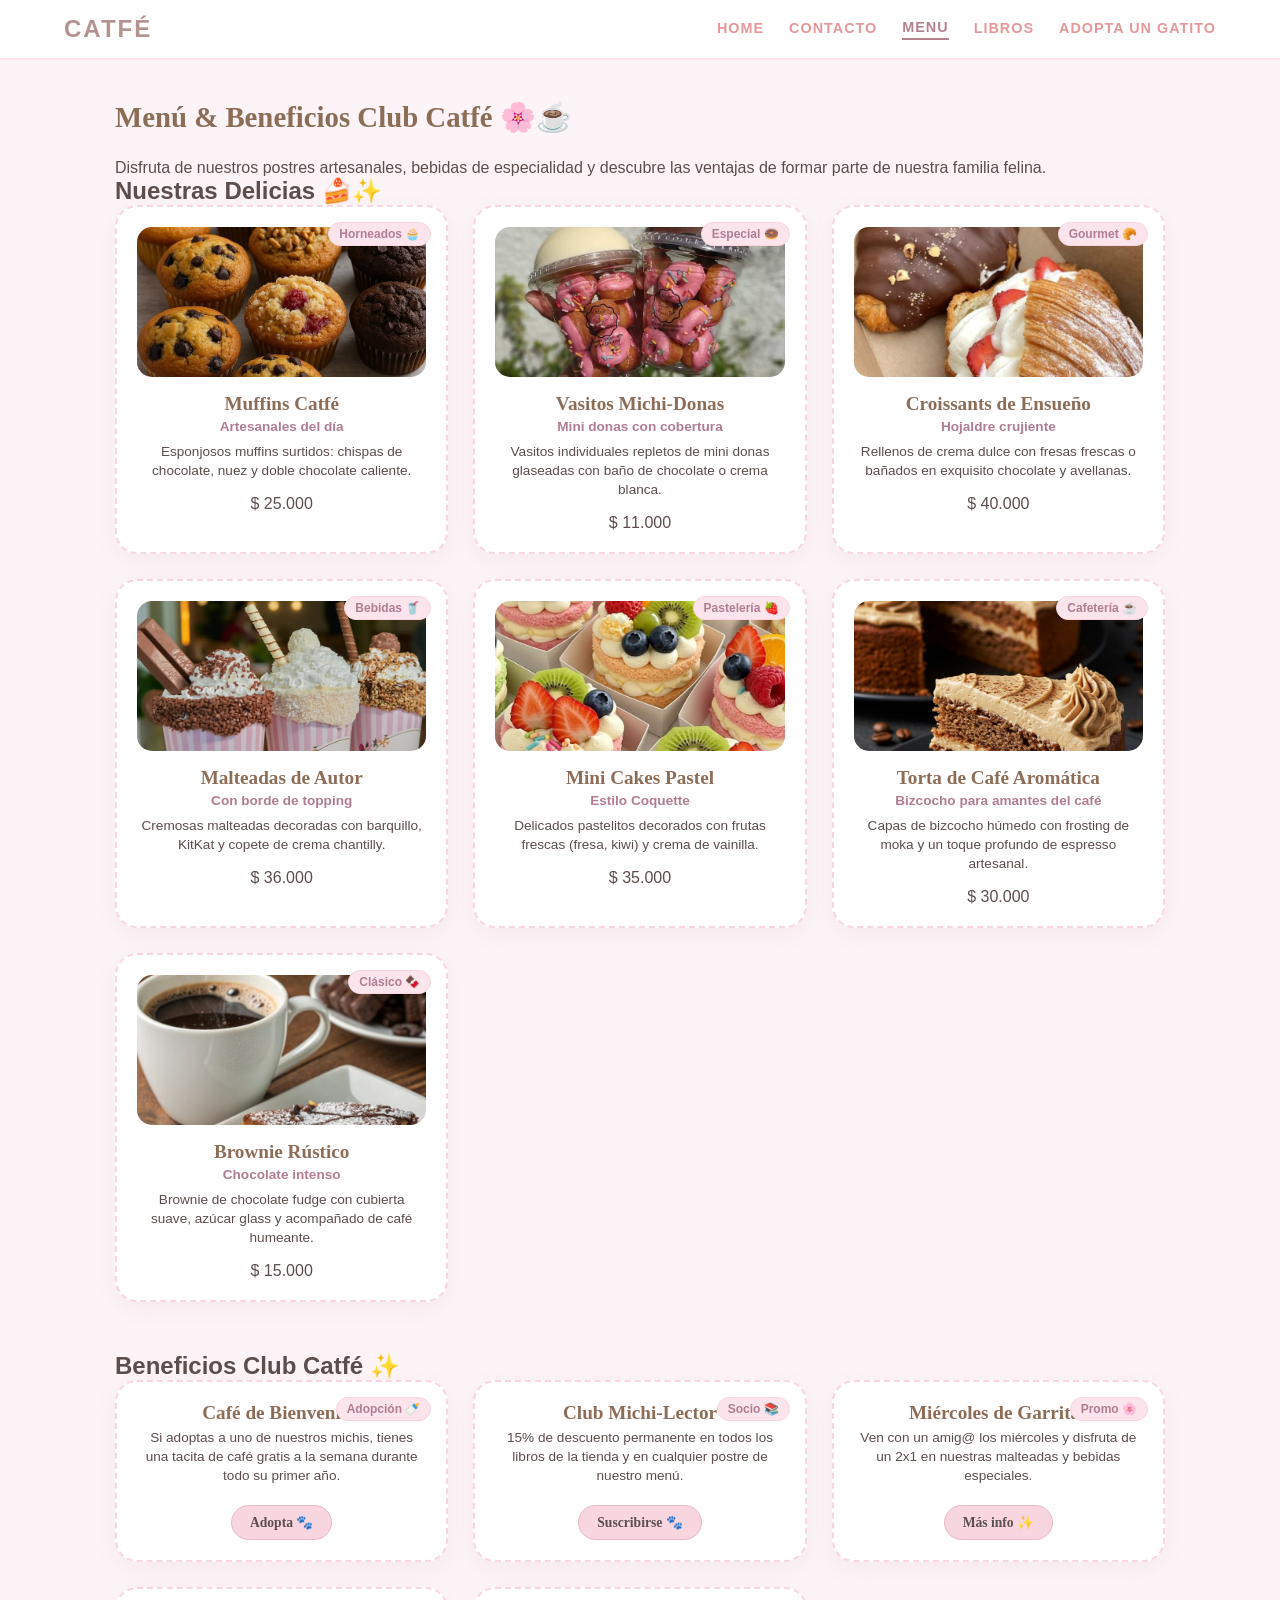
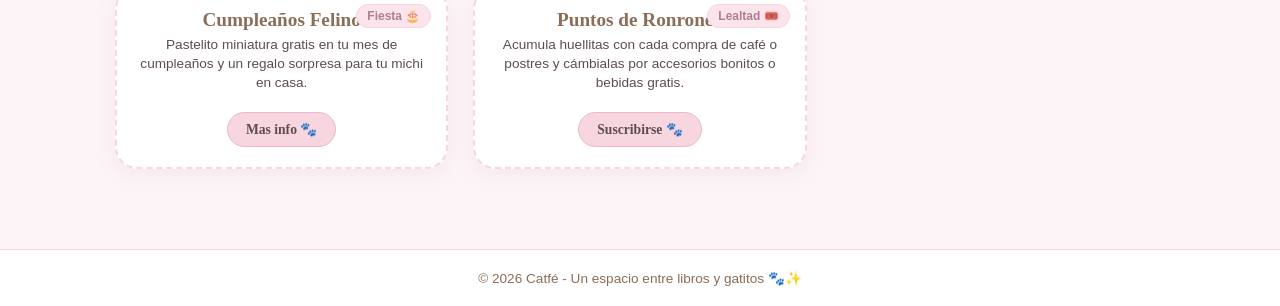
<file: catfe/menu.html>
<!DOCTYPE html>
<html lang="es">
<head>
    <meta charset="UTF-8">
    <meta name="viewport" content="width=device-width, initial-scale=1.0">
    <title>CATFÉ - Menú & Beneficios</title>
    <link rel="stylesheet" href="styles.css">
</head>
<body>

    <header>
        <div class="logo-area">
            <a href="index.html" class="logo">CATFÉ</a>
        </div>
        <nav class="nav-links">
            <a href="index.html">HOME</a>
            <a href="contacto.html">CONTACTO</a>
            <a href="menu.html" class="activo">MENU</a>
            <a href="libros.html">LIBROS</a>
            <a href="adopta.html">ADOPTA UN GATITO</a>
        </nav>
    </header>

    <main class="seccion-contacto-principal">
        <h1 class="titulo-contacto">Menú & Beneficios Club Catfé 🌸☕</h1>
        <p class="subtitulo-adopcia">Disfruta de nuestros postres artesanales, bebidas de especialidad y descubre las ventajas de formar parte de nuestra familia felina.</p>

        <!-- SECCIÓN DE DELICIAS -->
        <section class="catalogo-gatitos" style="margin-bottom: 50px;">
            <h2 class="titulo-catalogo">Nuestras Delicias 🍰✨</h2>
            
            <div class="grid-gatitos">
                
                <div class="tarjeta-gato">
                    <div class="badge-edad">Horneados 🧁</div>
                    <img src="img/Muffins are on sale today through July 31st!.jpg" alt="Muffins Variados">
                    <h3>Muffins Catfé</h3>
                    <p class="raza">Artesanales del día</p>
                    <p class="desc">Esponjosos muffins surtidos: chispas de chocolate, nuez y doble chocolate caliente.</p>
                    <p class="Precio">$ 25.000</p>
                </div>

                <div class="tarjeta-gato">
                    <div class="badge-edad">Especial 🍩</div>
                    <img src="img/775956210791240033.jpg" alt="Vasitos de Donas">
                    <h3>Vasitos Michi-Donas</h3>
                    <p class="raza">Mini donas con cobertura</p>
                    <p class="desc">Vasitos individuales repletos de mini donas glaseadas con baño de chocolate o crema blanca.</p>
                    <p class="Precio">$ 11.000</p>
                </div>

                <div class="tarjeta-gato">
                    <div class="badge-edad">Gourmet 🥐</div>
                    <img src="img/228909593554743492.jpg" alt="Croissants Rellenos">
                    <h3>Croissants de Ensueño</h3>
                    <p class="raza">Hojaldre crujiente</p>
                    <p class="desc">Rellenos de crema dulce con fresas frescas o bañados en exquisito chocolate y avellanas.</p>
                    <p class="Precio">$ 40.000</p>
                </div>

                <div class="tarjeta-gato">
                    <div class="badge-edad">Bebidas 🥤</div>
                    <img src="img/Silvia Ribeiro Doceria (@silviaribeirodoceria) •….jpg" alt="Malteadas y Batidos">
                    <h3>Malteadas de Autor</h3>
                    <p class="raza">Con borde de topping</p>
                    <p class="desc">Cremosas malteadas decoradas con barquillo, KitKat y copete de crema chantilly.</p>
                    <p class="Precio">$ 36.000</p>
                </div>

                <div class="tarjeta-gato">
                    <div class="badge-edad">Pastelería 🍓</div>
                    <img src="img/🖤🕷️🕸️ dessert inspo!.jpg" alt="Mini Pasteles aesthetic">
                    <h3>Mini Cakes Pastel</h3>
                    <p class="raza">Estilo Coquette</p>
                    <p class="desc">Delicados pastelitos decorados con frutas frescas (fresa, kiwi) y crema de vainilla.</p>
                    <p class="Precio">$ 35.000</p>
                </div>

                <div class="tarjeta-gato">
                    <div class="badge-edad">Cafetería ☕</div>
                    <img src="img/TORTA DE CAFÉ AROMÁTICA _ Coffee Cake _ Postre para Cafeteros.jpg" alt="Torta de Café">
                    <h3>Torta de Café Aromática</h3>
                    <p class="raza">Bizcocho para amantes del café</p>
                    <p class="desc">Capas de bizcocho húmedo con frosting de moka y un toque profundo de espresso artesanal.</p>
                    <p class="Precio">$ 30.000</p>
                </div>

                <div class="tarjeta-gato">
                    <div class="badge-edad">Clásico 🍫</div>
                    <img src="img/740912576239916157.jpg" alt="Brownie con Café">
                    <h3>Brownie Rústico</h3>
                    <p class="raza">Chocolate intenso</p>
                    <p class="desc">Brownie de chocolate fudge con cubierta suave, azúcar glass y acompañado de café humeante.</p>
                    <p class="Precio">$ 15.000</p>
                </div>

            </div>
        </section>

        <!-- SECCIÓN DE BENEFICIOS -->
        <section class="catalogo-gatitos">
            <h2 class="titulo-catalogo">Beneficios Club Catfé ✨</h2>
            
            <div class="grid-gatitos">
                
                <div class="tarjeta-gato">
                    <div class="badge-edad">Adopción 🍼</div>
                    <h3>Café de Bienvenida</h3>
                    <p class="desc">Si adoptas a uno de nuestros michis, tienes una tacita de café gratis a la semana durante todo su primer año.</p>
                    <a href="adopta.html" class="btn-interesado">Adopta 🐾</a>
                </div>

                <div class="tarjeta-gato">
                    <div class="badge-edad">Socio 📚</div>
                    <h3>Club Michi-Lector</h3>
                    <p class="desc">15% de descuento permanente en todos los libros de la tienda y en cualquier postre de nuestro menú.</p>
                    <a href="contacto.html" class="btn-interesado">Suscribirse 🐾</a>
                </div>

                <div class="tarjeta-gato">
                    <div class="badge-edad">Promo 🌸</div>
                    <h3>Miércoles de Garritas</h3>
                    <p class="desc">Ven con un amig@ los miércoles y disfruta de un 2x1 en nuestras malteadas y bebidas especiales.</p>
                    <a href="contacto.html" class="btn-interesado">Más info ✨</a>
                </div>

                <div class="tarjeta-gato">
                    <div class="badge-edad">Fiesta 🎂</div>
                    <h3>Cumpleaños Felino</h3>
                    <p class="desc">Pastelito miniatura gratis en tu mes de cumpleaños y un regalo sorpresa para tu michi en casa.</p>
                    <a href="contacto.html" class="btn-interesado">Mas info 🐾</a>
                </div>

                <div class="tarjeta-gato">
                    <div class="badge-edad">Lealtad 🎟️</div>
                    <h3>Puntos de Ronroneo</h3>
                    <p class="desc">Acumula huellitas con cada compra de café o postres y cámbialas por accesorios bonitos o bebidas gratis.</p>
                    <a href="contacto.html" class="btn-interesado">Suscribirse 🐾</a>
                </div>

            </div>
        </section>
    </main>

    <!-- Pie de página -->
    <footer>
        <p>© 2026 Catfé - Un espacio entre libros y gatitos 🐾✨</p>
    </footer>

</body>
</html>
</file>
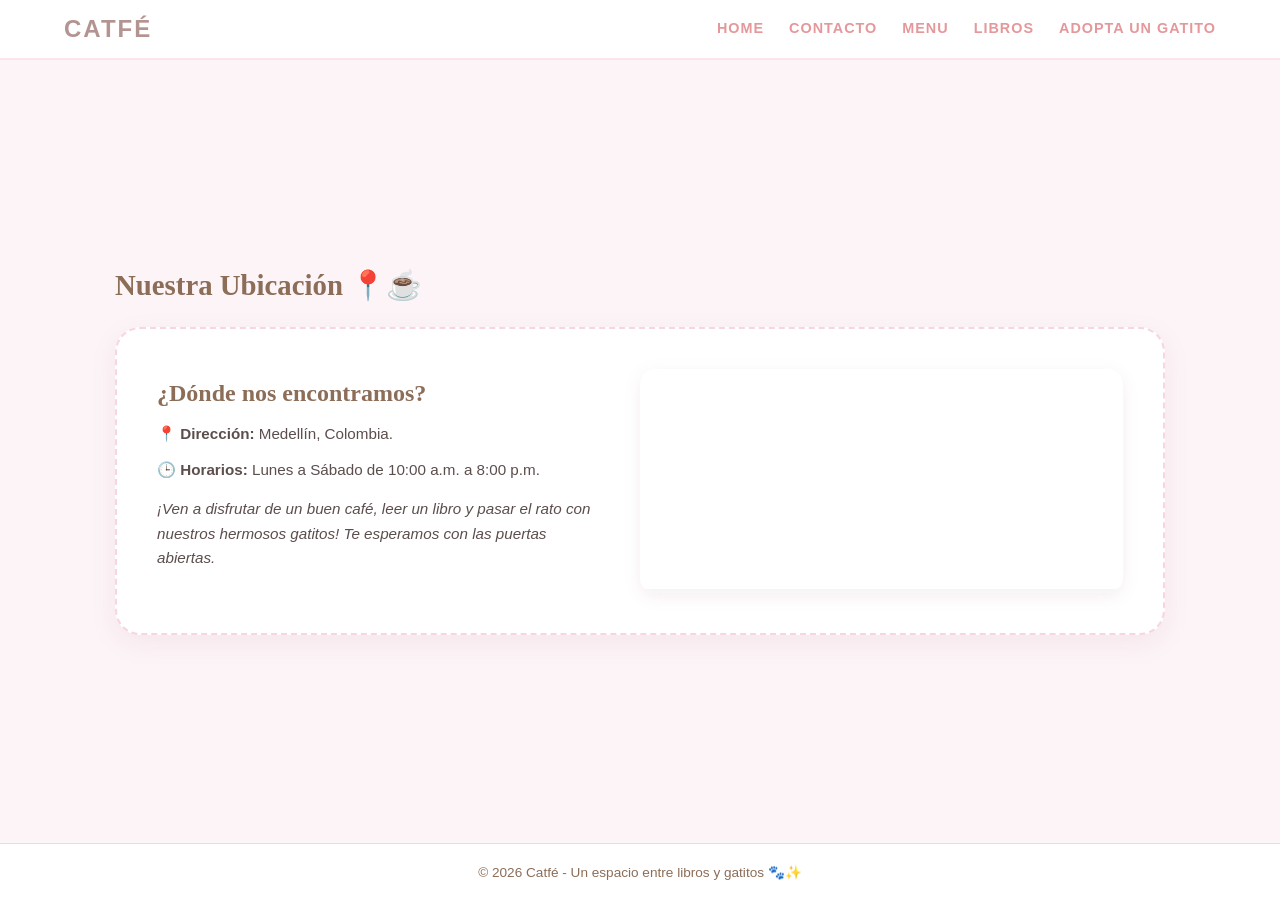
<file: catfe/ubicacion.html>
<!DOCTYPE html>
<html lang="es">
<head>
    <meta charset="UTF-8">
    <meta name="viewport" content="width=device-width, initial-scale=1.0">
    <title>CATFÉ - Ubicación</title>
    <link rel="stylesheet" href="styles.css">
</head>
<body>

    
    <header>
        <div class="logo-area">
            <a href="index.html" class="logo">CATFÉ</a>
        </div>
        <nav class="nav-links">
            <a href="index.html">HOME</a>
            <a href="contacto.html">CONTACTO</a>
            <a href="menu.html">MENU</a>
            <a href="libros.html">LIBROS</a>
            <a href="adopta.html">ADOPTA UN GATITO</a>
        </nav>
    </header>

    
    <main class="seccion-contacto-principal">
        <h1 class="titulo-contacto">Nuestra Ubicación 📍☕</h1>

        <section class="seccion-ubicacion-completa">
            <div class="info-local">
                <h2>¿Dónde nos encontramos?</h2>
                <p>📍 <strong>Dirección:</strong> Medellín, Colombia.</p>
                <p>🕒 <strong>Horarios:</strong> Lunes a Sábado de 10:00 a.m. a 8:00 p.m.</p>
                <p class="aviso-cita">¡Ven a disfrutar de un buen café, leer un libro y pasar el rato con nuestros hermosos gatitos! Te esperamos con las puertas abiertas.</p>
            </div>
            
            <div class="mapa-local">
                <iframe src="https://www.google.com/maps/embed?pb=!1m18!1m12!1m3!1d3966.0!2d-75.56!3d6.25!2m3!1f0!2f0!3f0!3m2!1i1024!2i768!4f13.1!3m3!1m2!1s0x0%3A0x0!2zNsKwMTUnMDAuMCJOIDc1wrAzMycwMC4wIlc!5e0!3m2!1ses!2sco!4v1600000000000!5m2!1ses!2sco" width="100%" height="280" style="border:0;" allowfullscreen="" loading="lazy"></iframe>
            </div>
        </section>
    </main>

    <!-- Pie de página -->
    <footer>
        <p>© 2026 Catfé - Un espacio entre libros y gatitos 🐾✨</p>
    </footer>

</body>
</html>
</file>
<file: catfe/styles.css>
* {
    margin: 0;
    padding: 0;
    box-sizing: border-box;
    font-family: 'Segoe UI', Tahoma, Geneva, Verdana, sans-serif;
}

body {
    background-color: #fcf4f7;
    color: #5c4e4d;
    min-height: 100vh;
    display: flex;
    flex-direction: column;
    justify-content: space-between;
}

html {
    scroll-behavior: smooth;
}


header {
    display: flex;
    justify-content: space-between;
    align-items: center;
    padding: 15px 5%;
    background-color: #ffffff;
    border-bottom: 2px solid #fce4ec;
}

.logo-area {
    display: flex;
    align-items: center;
    gap: 10px;
}

.logo-area img,
.logo-img {
    width: 55px;
    height: 55px;
    object-fit: cover;
    border-radius: 50%;
}

.titulo-logo,
.logo-texto,
.logo {
    font-family: 'Poppins', sans-serif;
    font-size: 1.5rem;
    font-weight: 700;
    color: #b49491;
    letter-spacing: 2px;
    text-decoration: none;
}

nav,
.nav-links {
    display: flex;
    gap: 25px;
    align-items: center;
}

nav a,
.nav-links a {
    text-decoration: none;
    color: #e5989b;
    font-weight: 600;
    font-size: 0.9rem;
    letter-spacing: 1px;
    transition: color 0.3s;
    position: relative;
    padding-bottom: 3px;
}

nav a:hover,
.nav-links a:hover,
nav a.activo,
.nav-links a.activo {
    color: #b5838d;
    border-bottom: 2px solid #b5838d;
}


.banner {
    width: 90%;
    margin: 20px auto;
}

.frase-banner {
    font-size: 1.1rem;
    color: #8c6d58;
    font-weight: 700;
    text-transform: uppercase;
    margin-bottom: 10px;
}

.img-banner {
    width: 100%;
    max-height: 350px;
    object-fit: cover;
    border-radius: 8px;
}

.contenido-de-inicio {
    display: flex;
    justify-content: space-between;
    align-items: center;
    gap: 30px;
    width: 90%;
    margin: 40px auto;
    animation: aparecer 1s ease-out;
}

.columna-textos {
    width: 40%;
}

.columna-textos p {
    font-size: 0.95rem;
    color: #4a3e3d;
    line-height: 1.6;
    margin-bottom: 20px;
}

.btn-catfesito {
    display: inline-block;
    background-color: #f8c8dc;
    color: #ffffff;
    padding: 10px 25px;
    border-radius: 20px;
    text-decoration: none;
    font-weight: 700;
    position: relative;
    overflow: hidden;
    transition: all 0.3s ease;
}

.btn-catfesito:hover {
    background-color: #b8738d;
    transform: scale(1.05);
    box-shadow: 0 6px 20px rgba(184, 115, 141, 0.35);
}

.btn-catfesito:hover::after {
    content: " 🐾";
}

.fotos-extras {
    width: 55%;
    display: flex;
    gap: 10px;
    animation: aparecer 1s ease-out;
}

.fotos-extras img {
    width: 30%;
    height: 160px;
    object-fit: cover;
    border-radius: 12px;
    transition: transform 0.3s ease, box-shadow 0.3s ease;
}

.fotos-extras img:hover {
    transform: translateY(-8px) scale(1.03);
    box-shadow: 0 10px 20px rgba(201, 140, 166, 0.3);
    cursor: pointer;
}


.seccion-ubicacion {
    display: flex;
    justify-content: space-between;
    align-items: center;
    gap: 40px;
    width: 90%;
    margin: 50px auto;
    background-color: #fdf6f9;
    padding: 30px;
    border-radius: 12px;
}

.info-local {
    width: 45%;
}

.info-local h2 {
    color: #8c6d58;
    font-size: 1.5rem;
    margin-bottom: 15px;
}

.info-local p {
    color: #4a3e3d;
    font-size: 0.95rem;
    line-height: 1.6;
    margin-bottom: 10px;
}

.aviso-cita {
    font-style: italic;
    color: #c98ca6;
    margin-top: 15px;
}

.mapa-local {
    width: 50%;
}

.mapa-local iframe {
    width: 100%;
    height: 220px;
    border-radius: 8px;
    box-shadow: 0 4px 10px rgba(0, 0, 0, 0.05);
}


.seccion-favoritos {
    width: 90%;
    margin: 60px auto 40px auto;
    text-align: center;
}

.titulo-favoritos {
    color: #8c6d58;
    font-size: 1.8rem;
    margin-bottom: 35px;
    letter-spacing: 1px;
}

.contenedor-tarjetas {
    display: flex;
    justify-content: space-between;
    gap: 25px;
}

.tarjeta-favorita {
    background-color: #ffffff;
    border: 1px solid #f3e5eb;
    border-radius: 16px;
    padding: 20px;
    width: 31%;
    box-shadow: 0 4px 15px rgba(201, 140, 166, 0.1);
    position: relative;
    transition: transform 0.3s ease, box-shadow 0.3s ease;
    text-align: left;
}

.tarjeta-favorita:hover {
    transform: translateY(-10px);
    box-shadow: 0 12px 25px rgba(201, 140, 166, 0.25);
}

.etiqueta-badge {
    position: absolute;
    top: -12px;
    right: 20px;
    background-color: #f7d6e0;
    color: #8c4a60;
    font-size: 0.75rem;
    font-weight: bold;
    padding: 4px 12px;
    border-radius: 20px;
    border: 1px solid #ffffff;
}

.caja-foto {
    width: 100%;
    height: 180px;
    border-radius: 12px;
    overflow: hidden;
    margin-bottom: 15px;
}

.caja-foto img {
    width: 100%;
    height: 100%;
    object-fit: cover;
    transition: transform 0.4s ease;
}

.tarjeta-favorita:hover .caja-foto img {
    transform: scale(1.08);
}

.tarjeta-favorita h3 {
    color: #8c6d58;
    font-size: 1.2rem;
    margin-bottom: 8px;
}

.tarjeta-favorita p {
    color: #6e5c5b;
    font-size: 0.88rem;
    line-height: 1.5;
}


.logo .wave-letra {
    display: inline-block;
    animation: wave-animacion 1.2s infinite;
    animation-delay: calc(0.1s * var(--i));
}

@keyframes wave-animacion {
    0%, 40%, 100% {
        transform: translateY(0);
    }
    20% {
        transform: translateY(-8px);
    }
}

.gatito-animado {
    font-size: 2rem;
    text-align: center;
    margin: 20px 0;
    animation: flotarGato 2s ease-in-out infinite;
}

@keyframes flotarGato {
    0%, 100% {
        transform: translateY(0) rotate(0deg);
    }
    50% {
        transform: translateY(-10px) rotate(5deg);
    }
}

.sticker-gatito {
    width: 80px;
    animation: ronronear 1.5s ease-in-out infinite;
}

@keyframes ronronear {
    0%, 100% {
        transform: scale(1);
    }
    50% {
        transform: scale(1.08);
    }
}

.contenedor-gatito-saludo {
    display: flex;
    align-items: center;
    justify-content: center;
    gap: 10px;
    margin: 25px auto;
    background-color: #fdf6f9;
    border: 1px dashed #f7d6e0;
    width: fit-content;
    padding: 10px 20px;
    border-radius: 30px;
}

.gatito-icono {
    font-size: 1.5rem;
    animation: moverGatito 1.5s ease-in-out infinite;
}

.texto-saludo {
    color: #8c6d58;
    font-size: 0.95rem;
    font-weight: bold;
    letter-spacing: 0.5px;
}

@keyframes moverGatito {
    0%, 100% {
        transform: translateY(0) rotate(0deg);
    }
    50% {
        transform: translateY(-6px) rotate(8deg);
    }
}

@keyframes aparecer {
    from {
        opacity: 0;
        transform: translateY(20px);
    }
    to {
        opacity: 1;
        transform: translateY(0);
    }
}


.seccion-galeria {
    width: 90%;
    margin: 60px auto;
    text-align: center;
}

.seccion-galeria h2 {
    color: #8c6d58;
    font-size: 1.6rem;
}

.subtitulo-galeria {
    color: #c98ca6;
    font-size: 0.95rem;
    margin-bottom: 25px;
    font-weight: bold;
}

.contenedor-galeria {
    display: flex;
    justify-content: space-between;
    gap: 15px;
}

.foto-galeria {
    width: 23%;
    height: 180px;
    border-radius: 12px;
    overflow: hidden;
    box-shadow: 0 4px 10px rgba(0, 0, 0, 0.05);
}

.foto-galeria img {
    width: 100%;
    height: 100%;
    object-fit: cover;
    transition: transform 0.4s ease;
}

.foto-galeria:hover img {
    transform: scale(1.1);
}

.seccion-resenas {
    width: 90%;
    margin: 60px auto;
    text-align: center;
}

.seccion-resenas h2 {
    color: #8c6d58;
    font-size: 1.6rem;
    margin-bottom: 30px;
}

.contenedor-resenas {
    display: flex;
    justify-content: space-between;
    gap: 20px;
}

.tarjeta-resena {
    background-color: #ffffff;
    border: 1px solid #f3e5eb;
    border-radius: 16px;
    padding: 25px 20px;
    width: 31%;
    box-shadow: 0 4px 15px rgba(201, 140, 166, 0.1);
    display: flex;
    flex-direction: column;
    justify-content: space-between;
    transition: transform 0.3s ease;
}

.tarjeta-resena:hover {
    transform: translateY(-6px);
}

.estrellas {
    font-size: 0.9rem;
    margin-bottom: 12px;
}

.tarjeta-resena p {
    color: #5c4e4d;
    font-size: 0.9rem;
    line-height: 1.5;
    font-style: italic;
    margin-bottom: 15px;
}

.autor-resena {
    color: #8c4a60;
    font-weight: bold;
    font-size: 0.85rem;
}

.seccion-suscripcion {
    width: 90%;
    margin: 60px auto 40px auto;
}

.caja-suscripcion {
    background-color: #fdf6f9;
    border: 1px dashed #f7d6e0;
    border-radius: 20px;
    padding: 35px 20px;
    text-align: center;
}

.caja-suscripcion h2 {
    color: #8c6d58;
    font-size: 1.6rem;
    margin-bottom: 10px;
}

.caja-suscripcion p {
    color: #6e5c5b;
    font-size: 0.95rem;
    margin-bottom: 25px;
}

.form-suscripcion {
    display: flex;
    justify-content: center;
    gap: 10px;
    max-width: 500px;
    margin: 0 auto;
}

.form-suscripcion input[type="email"] {
    width: 70%;
    padding: 12px 18px;
    border: 1px solid #e2c2cf;
    border-radius: 25px;
    outline: none;
    font-size: 0.9rem;
    color: #4a3e3d;
    transition: border-color 0.3s ease;
}

.form-suscripcion input[type="email"]:focus {
    border-color: #b8738d;
}

.btn-suscripcion {
    background-color: #f7d6e0;
    color: #8c4a60;
    border: none;
    padding: 12px 22px;
    border-radius: 25px;
    font-weight: bold;
    font-size: 0.9rem;
    cursor: pointer;
    transition: background-color 0.3s ease, transform 0.2s ease;
}

.btn-suscripcion:hover {
    background-color: #b8738d;
    color: #ffffff;
    transform: scale(1.05);
}


.seccion-tienda-libros {
    width: 90%;
    max-width: 1100px;
    margin: 40px auto;
    text-align: center;
}

.titulo-tienda {
    color: #8c6d58;
    font-size: 2rem;
    margin-bottom: 5px;
}

.subtitulo-tienda {
    color: #8c4a60;
    font-size: 0.95rem;
    margin-bottom: 35px;
}

.catalogo-libros {
    display: grid;
    grid-template-columns: repeat(auto-fit, minmax(220px, 1fr));
    gap: 25px;
    justify-content: center;
}

.tarjeta-libro {
    background: #ffffff;
    border: 1px solid #f3e5eb;
    border-radius: 20px;
    overflow: hidden;
    box-shadow: 0 6px 20px rgba(201, 140, 166, 0.12);
    display: flex;
    flex-direction: column;
    justify-content: space-between;
    transition: transform 0.3s ease, box-shadow 0.3s ease;
}

.tarjeta-libro:hover {
    transform: translateY(-6px);
    box-shadow: 0 12px 25px rgba(184, 115, 141, 0.2);
}

.imagen-libro {
    width: 100%;
    height: 250px;
    background-color: #fcf4f7;
    overflow: hidden;
}

.imagen-libro img {
    width: 100%;
    height: 100%;
    object-fit: cover;
    transition: transform 0.4s ease;
}

.tarjeta-libro:hover .imagen-libro img {
    transform: scale(1.05);
}

.info-libro {
    padding: 15px;
    text-align: left;
    display: flex;
    flex-direction: column;
    gap: 6px;
}

.info-libro h3 {
    color: #8c6d58;
    font-size: 0.95rem;
    line-height: 1.2;
}

.autor-libro {
    color: #8c4a60;
    font-size: 0.82rem;
    font-weight: 600;
}

.precio-libro {
    color: #5c4e4d;
    font-size: 1rem;
    font-weight: bold;
    margin: 4px 0;
}

.acciones-compra {
    display: flex;
    align-items: center;
    justify-content: space-between;
    margin-top: 8px;
    border-top: 1px dashed #f7d6e0;
    padding-top: 10px;
}

.acciones-compra label {
    font-size: 0.8rem;
    color: #6e5c5b;
}

.acciones-compra input[type="number"] {
    width: 45px;
    padding: 4px;
    border: 1px solid #e2c2cf;
    border-radius: 8px;
    text-align: center;
}

.btn-comprar {
    background-color: #f7d6e0;
    color: #8c4a60;
    border: none;
    padding: 6px 12px;
    border-radius: 15px;
    font-weight: bold;
    font-size: 0.8rem;
    cursor: pointer;
    transition: background 0.3s;
}

.btn-comprar:hover {
    background-color: #b8738d;
    color: #ffffff;
}

.separador-coquette {
    border: 0;
    height: 2px;
    background: linear-gradient(to right, transparent, #f7d6e0, #8c4a60, #f7d6e0, transparent);
    width: 80%;
    margin: 50px auto;
}

.seccion-tabla-libros {
    width: 90%;
    max-width: 950px;
    margin: 40px auto 60px auto;
    text-align: center;
}

.seccion-tabla-libros h2 {
    color: #8c6d58;
    font-size: 1.8rem;
    margin-bottom: 8px;
}

.seccion-tabla-libros p {
    color: #8c4a60;
    font-size: 0.95rem;
    margin-bottom: 25px;
}

.tabla-coquette {
    width: 100%;
    border-collapse: collapse;
    background: #ffffff;
    border-radius: 15px;
    overflow: hidden;
    box-shadow: 0 6px 20px rgba(201, 140, 166, 0.15);
}

.tabla-coquette th {
    background-color: #f7d6e0;
    color: #8c4a60;
    padding: 14px 12px;
    font-size: 0.9rem;
    border-bottom: 2px solid #e2c2cf;
}

.tabla-coquette td {
    padding: 12px;
    border-bottom: 1px solid #f3e5eb;
    color: #5c4e4d;
    font-size: 0.88rem;
    text-align: left;
}

.tabla-coquette tr td:first-child {
    font-weight: bold;
    color: #8c4a60;
}

.tabla-coquette tr:hover {
    background-color: #fdf6f9;
}


.seccion-contacto-principal {
    width: 90%;
    max-width: 1050px;
    margin: 40px auto;
}

.titulo-contacto {
    color: #8c6d58;
    font-size: 1.8rem;
    margin-bottom: 25px;
    font-family: serif;
}

.tarjeta-contacto-contenedor {
    background-color: #ffffff;
    border: 2.5px dotted #e2c2cf;
    border-radius: 25px;
    padding: 45px;
    position: relative;
    display: flex;
    justify-content: space-between;
    align-items: center;
    gap: 40px;
    box-shadow: 0 8px 25px rgba(201, 140, 166, 0.15);
}

.gatito-telefono {
    flex: 1;
    text-align: center;
}

.gatito-telefono img {
    width: 100%;
    max-width: 380px;
    height: auto;
    border-radius: 15px;
    animation: balanceoGatito 3s ease-in-out infinite;
    transform-origin: bottom center;
}

@keyframes balanceoGatito {
    0% { transform: rotate(0deg); }
    25% { transform: rotate(3deg); }
    50% { transform: rotate(0deg); }
    75% { transform: rotate(-3deg); }
    100% { transform: rotate(0deg); }
}

.info-contacto-detalles {
    flex: 1.2;
    display: flex;
    flex-direction: column;
    gap: 22px;
}

.bloque-contacto {
    display: flex;
    flex-direction: column;
    gap: 6px;
}

.pill-titulo {
    background-color: #f7d6e0;
    color: #8c4a60;
    padding: 6px 22px;
    border-radius: 20px;
    font-weight: bold;
    font-size: 0.85rem;
    letter-spacing: 1px;
    width: fit-content;
    box-shadow: 0 3px 8px rgba(201, 140, 166, 0.2);
}

.bloque-contacto p {
    color: #5c4e4d;
    font-size: 0.85rem;
    font-weight: 600;
    margin-left: 5px;
}

.huellas-caminando {
    position: absolute;
    right: 35px;
    top: 25%;
    display: flex;
    flex-direction: column;
    gap: 15px;
    pointer-events: none;
}

.patita {
    font-size: 1.1rem;
    display: inline-block;
    animation: desvanecerHuellas 2s ease-in-out infinite;
}

.p1 { transform: translate(0px, 0px); animation-delay: 0s; }
.p2 { transform: translate(-15px, 15px); animation-delay: 0.3s; }
.p3 { transform: translate(-5px, 30px); animation-delay: 0.6s; }
.p4 { transform: translate(-22px, 45px); animation-delay: 0.9s; }
.p5 { transform: translate(-10px, 60px); animation-delay: 1.2s; }
.p6 { transform: translate(-25px, 75px); animation-delay: 1.5s; }
.p7 { transform: translate(-12px, 90px); animation-delay: 1.8s; }

@keyframes desvanecerHuellas {
    0% { opacity: 0; transform: scale(0.8); }
    50% { opacity: 0.9; transform: scale(1); }
    100% { opacity: 0; transform: scale(0.8); }
}


footer {
    text-align: center;
    padding: 20px;
    background-color: #ffffff;
    border-top: 1px solid #f7d6e0;
    color: #8c6d58;
    font-size: 0.85rem;
}

.seccion-formulario-contacto {
    margin-top: 50px;
    background-color: #ffffff;
    border: 2.5px dashed #f7d6e0;
    border-radius: 25px;
    padding: 40px;
    box-shadow: 0 8px 25px rgba(201, 140, 166, 0.12);
}

.titulo-formulario {
    color: #8c6d58;
    font-size: 1.5rem;
    text-align: center;
    margin-bottom: 25px;
    font-family: serif;
}

.formulario-coquette {
    display: flex;
    flex-direction: column;
    gap: 20px;
}

.grupo-input {
    display: flex;
    flex-direction: column;
    gap: 8px;
    text-align: left;
}

.grupo-input label {
    color: #8c6d58;
    font-weight: 600;
    font-size: 0.9rem;
}

.grupo-input input[type="text"],
.grupo-input input[type="email"],
.grupo-input input[type="number"],
.grupo-input input[type="date"],
.grupo-input textarea {
    padding: 12px 18px;
    border: 1px solid #e2c2cf;
    border-radius: 12px;
    outline: none;
    font-size: 0.9rem;
    color: #5c4e4d;
    background-color: #fcf4f7;
    transition: border-color 0.3s ease, background-color 0.3s ease;
}

.grupo-input input:focus,
.grupo-input textarea:focus {
    border-color: #b8738d;
    background-color: #ffffff;
}

.genero-grupo .radio-opciones {
    display: flex;
    gap: 25px;
    margin-top: 5px;
    color: #5c4e4d;
    font-size: 0.9rem;
    flex-wrap: wrap;
}

.radio-opciones label {
    display: flex;
    align-items: center;
    gap: 6px;
    cursor: pointer;
    font-weight: normal !important;
}

.btn-enviar-formulario {
    background-color: #f7d6e0;
    color: #8c4a60;
    border: none;
    padding: 12px 25px;
    border-radius: 20px;
    font-weight: bold;
    font-size: 0.95rem;
    cursor: pointer;
    align-self: center;
    margin-top: 10px;
    transition: background-color 0.3s ease, transform 0.2s ease;
    box-shadow: 0 4px 10px rgba(201, 140, 166, 0.2);
}

.btn-enviar-formulario:hover {
    background-color: #b8738d;
    color: #ffffff;
    transform: scale(1.04);
}

.seccion-ubicacion-completa {
    display: flex;
    justify-content: space-between;
    align-items: center;
    gap: 40px;
    background-color: #ffffff;
    border: 2.5px dashed #f7d6e0;
    border-radius: 25px;
    padding: 40px;
    box-shadow: 0 8px 25px rgba(201, 140, 166, 0.12);
    margin-top: 20px;
}

.seccion-ubicacion-completa .info-local {
    width: 45%;
    text-align: left;
}

.seccion-ubicacion-completa .info-local h2 {
    color: #8c6d58;
    font-size: 1.5rem;
    margin-bottom: 15px;
    font-family: serif;
}

.seccion-ubicacion-completa .info-local p {
    color: #5c4e4d;
    font-size: 0.95rem;
    line-height: 1.6;
    margin-bottom: 12px;
}

.seccion-ubicacion-completa .mapa-local {
    width: 50%;
    border-radius: 15px;
    overflow: hidden;
    box-shadow: 0 4px 15px rgba(201, 140, 166, 0.15);
}

.seccion-video-gatitos {
    background-color: #ffffff;
    border: 2.5px dashed #f7d6e0;
    border-radius: 25px;
    padding: 35px;
    text-align: center;
    box-shadow: 0 8px 25px rgba(201, 140, 166, 0.12);
    margin-top: 20px;
}

.titulo-video {
    color: #8c6d58;
    font-size: 1.5rem;
    margin-bottom: 20px;
    font-family: serif;
}

.video-contenedor {
    border-radius: 15px;
    overflow: hidden;
    box-shadow: 0 4px 15px rgba(201, 140, 166, 0.15);
    max-width: 700px;
    margin: 0 auto;
}

.video-contenedor video {
    width: 100%;
    height: auto;
    display: block;
    border-radius: 15px;
}


.btn-catfesito {
    display: inline-block;
    background-color: #f7d6e0; 
    color: #5c4e4d; 
    padding: 12px 25px;
    border-radius: 30px;
    text-decoration: none;
    font-weight: bold;
    font-family: serif;
    box-shadow: 0 4px 15px rgba(201, 140, 166, 0.2);
    transition: all 0.3s ease;
    margin-top: 15px;
    border: 1.5px solid #e8bacb;
}

.btn-catfesito:hover {
    background-color: #e8bacb;
    transform: translateY(-2px);
    box-shadow: 0 6px 20px rgba(201, 140, 166, 0.3);
}


.grid-gatitos {
    display: grid;
    grid-template-columns: repeat(auto-fit, minmax(260px, 1fr));
    gap: 25px;
    margin-bottom: 40px;
}

.tarjeta-gato {
    background-color: #ffffff;
    border: 2.5px dashed #f7d6e0;
    border-radius: 22px;
    padding: 20px;
    text-align: center;
    box-shadow: 0 6px 20px rgba(201, 140, 166, 0.1);
    position: relative;
}

.tarjeta-gato:hover {
    transform: translateY(-4px);
    box-shadow: 0 10px 25px rgba(201, 140, 166, 0.2);
    transition: transform 0.3s ease, box-shadow 0.3s ease;
}

.badge-edad {
    position: absolute;
    top: 15px;
    right: 15px;
    background-color: #fce4ec;
    color: #b07d92;
    padding: 4px 10px;
    border-radius: 12px;
    font-size: 0.75rem;
    font-weight: bold;
    border: 1px solid #f7d6e0;
    z-index: 2;
}

.tarjeta-gato img {
    width: 100%;
    height: 150px;
    object-fit: cover;
    border-radius: 15px;
    margin-bottom: 12px;
}

.tarjeta-gato h3 {
    color: #8c6d58;
    font-size: 1.2rem;
    font-family: serif;
    margin-bottom: 4px;
}

.tarjeta-gato .raza {
    color: #b07d92;
    font-size: 0.85rem;
    font-weight: bold;
    margin-bottom: 8px;
}

.tarjeta-gato .desc {
    color: #5c4e4d;
    font-size: 0.85rem;
    line-height: 1.4;
    margin-bottom: 15px;
}


.btn-interesado {
    display: inline-block;
    background-color: #f7d6e0;
    color: #5c4e4d;
    padding: 8px 18px;
    border-radius: 25px;
    text-decoration: none;
    font-weight: bold;
    font-size: 0.85rem;
    font-family: serif;
    border: 1.5px solid #e8bacb;
    margin-top: 5px;
    transition: all 0.3s ease;
}

.btn-interesado:hover {
    background-color: #e8bacb;
    transform: scale(1.05);
    box-shadow: 0 4px 15px rgba(201, 140, 166, 0.3);
}


.about-contenedor-principal {
    max-width: 1000px;
    margin: 40px auto;
    padding: 0 20px;
}

.about-titulo-principal {
    color: #8c6d58;
    font-size: 2.2rem;
    font-family: serif;
    margin-bottom: 30px;
    letter-spacing: 1px;
}


.about-grid-layout {
    display: flex;
    align-items: center;
    gap: 40px;
    margin-bottom: 40px;
}

.about-col-imagen {
    flex: 1.2;
}

.imagen-local-grande {
    width: 100%;
    height: 380px; 
    object-fit: cover;
    border-radius: 25px;
    box-shadow: 0 10px 30px rgba(201, 140, 166, 0.2);
    border: 3px solid #f7d6e0;
    transition: transform 0.4s ease;
}

.imagen-local-grande:hover {
    transform: scale(1.02);
}

.about-col-texto {
    flex: 1;
    text-align: left;
}


.texto-historia {
    color: #5c4e4d;
    font-size: 0.88rem; 
    line-height: 1.6;
    margin-bottom: 15px;
    font-family: sans-serif;
}

.frase-final {
    color: #8c6d58;
    font-size: 0.95rem;
    font-weight: bold;
    margin-bottom: 20px;
    font-family: serif;
}


.btn-catfesito-about {
    display: inline-block;
    background-color: #f7d6e0;
    color: #5c4e4d;
    padding: 10px 25px;
    border-radius: 30px;
    text-decoration: none;
    font-weight: bold;
    font-family: serif;
    font-size: 0.95rem;
    border: 1.5px solid #e8bacb;
    box-shadow: 0 4px 15px rgba(201, 140, 166, 0.25);
    transition: all 0.3s ease;
}

.btn-catfesito-about:hover {
    background-color: #e8bacb;
    transform: translateY(-4px) scale(1.05);
    box-shadow: 0 8px 22px rgba(201, 140, 166, 0.4);
}

.fila-interactiva {
    display: flex;
    align-items: center;
    gap: 15px;
    flex-wrap: wrap;
    margin-top: 10px;
}

.reproductor-musical-compacto audio {
    height: 36px;
    width: 200px;
    border-radius: 20px;
    outline: none;
    box-shadow: 0 4px 12px rgba(201, 140, 166, 0.15);
}


.about-grid-gatitos {
    display: flex;
    justify-content: center;
    gap: 30px;
    margin-top: 50px;
}

.miniatura-gato {
    width: 220px;
    height: 160px;
    border-radius: 18px;
    overflow: hidden;
    box-shadow: 0 6px 20px rgba(201, 140, 166, 0.15);
    border: 2.5px solid #f7d6e0;
    transition: transform 0.4s ease, box-shadow 0.4s ease;
}

.miniatura-gato img {
    width: 100%;
    height: 100%;
    object-fit: cover;
    transition: transform 0.5s ease;
}

.miniatura-gato:hover {
    transform: translateY(-8px) rotate(1deg);
    box-shadow: 0 12px 25px rgba(201, 140, 166, 0.3);
}

.miniatura-gato:hover img {
    transform: scale(1.1);
}


@keyframes aparecerSuave {
    from {
        opacity: 0;
        transform: translateY(20px);
    }
    to {
        opacity: 1;
        transform: translateY(0);
    }
}

.animar-entrada {
    animation: aparecerSuave 0.9s ease forwards;
}

.animar-entrada-retardo {
    opacity: 0;
    animation: aparecerSuave 0.9s ease 0.3s forwards;
}

.animar-entrada-luego {
    opacity: 0;
    animation: aparecerSuave 0.9s ease 0.6s forwards;
}


.reproductor-footer-container {
    text-align: center;
    margin: 50px auto 20px auto;
    padding: 15px 20px;
    background-color: #ffffff;
    border: 2.5px dashed #f7d6e0;
    border-radius: 22px;
    max-width: 320px;
    box-shadow: 0 6px 20px rgba(201, 140, 166, 0.15);
}

.reproductor-footer-container p {
    color: #8c6d58;
    font-size: 0.88rem;
    font-family: serif;
    font-weight: bold;
    margin-bottom: 8px;
}

.reproductor-footer-container audio {
    height: 36px;
    width: 100%;
    outline: none;
    border-radius: 15px;
}
/* ==========================================
   DISEÑO RESPONSIVO PARA CELULARES (MÓVILES)
========================================== */

@media (max-width: 768px) {
    
    /* 1. Menú superior en columna para que no se amontonen los links */
    header {
        flex-direction: column;
        gap: 15px;
        padding: 15px;
        text-align: center;
    }

    .nav-links, nav {
        flex-wrap: wrap;
        justify-content: center;
        gap: 12px;
    }

    /* 2. Sección de inicio (Texto y fotos extras) */
    .contenido-de-inicio,
    .seccion-ubicacion,
    .seccion-ubicacion-completa,
    .about-grid-layout {
        flex-direction: column;
        text-align: center;
    }

    .columna-textos,
    .columna-textos p,
    .about-col-texto,
    .info-local,
    .mapa-local,
    .seccion-ubicacion-completa .info-local,
    .seccion-ubicacion-completa .mapa-local {
        width: 100% !important;
    }

    .fotos-extras {
        width: 100%;
        justify-content: center;
    }

    /* 3. Tarjetas de favoritos, reseñas, libros y menú ocupando todo el ancho */
    .contenedor-tarjetas,
    .contenedor-resenas,
    .contenedor-galeria {
        flex-direction: column;
        align-items: center;
    }

    .tarjeta-favorita,
    .tarjeta-resena,
    .foto-galeria {
        width: 100% !important;
        max-width: 350px;
    }

    /* 4. Miniaturas de gatitos en "Sobre nosotras" */
    .about-grid-gatitos {
        flex-direction: column;
        align-items: center;
        gap: 15px;
    }

    .miniatura-gato {
        width: 100%;
        max-width: 280px;
    }

    /* 5. Tarjeta de contacto principal */
    .tarjeta-contacto-contenedor {
        flex-direction: column;
        padding: 25px;
        text-align: center;
    }

    .huellas-caminando {
        display: none; /* Ocultamos las huellas flotantes en móviles para ganar espacio */
    }

    /* 6. Formulario de suscripción e inputs */
    .form-suscripcion {
        flex-direction: column;
    }

    .form-suscripcion input[type="email"] {
        width: 100%;
    }
}
</file>
